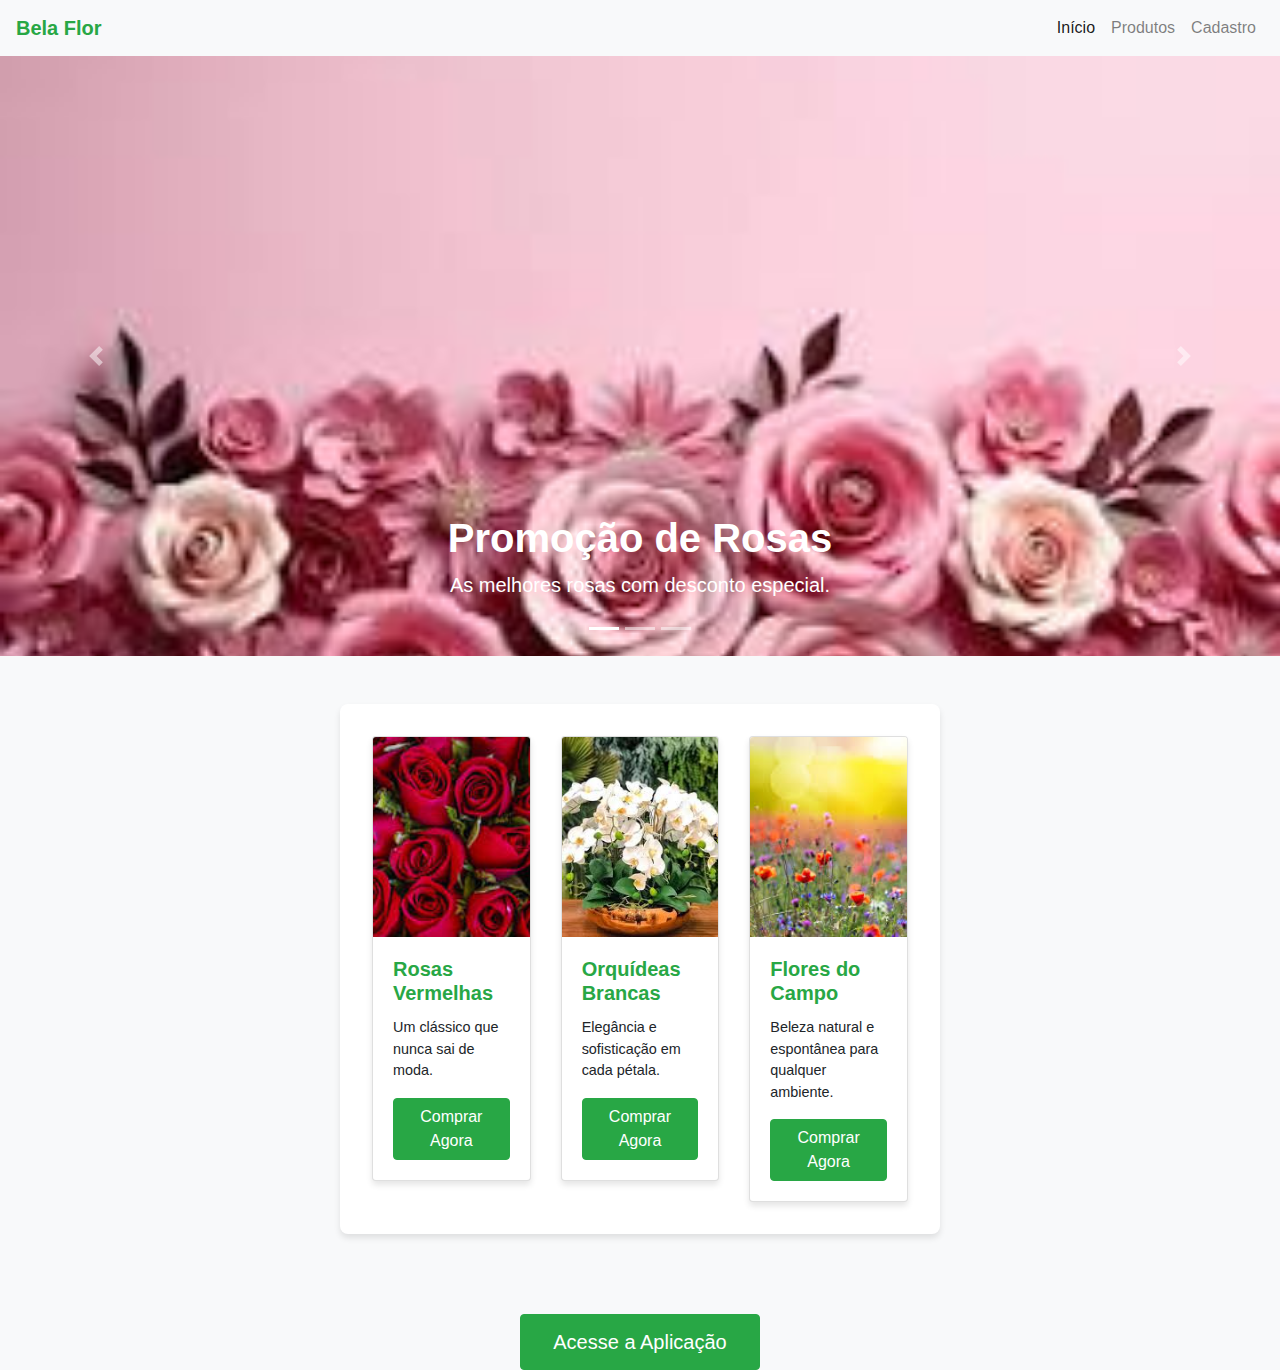
<file: 05-thayanne Aretha/index.html>
<!DOCTYPE html>
<html lang="pt-br">
<head>
    <meta charset="UTF-8">
    <meta name="viewport" content="width=device-width, initial-scale=1.0">
    <title>Floricultura Bela Flor</title>
    <link href="https://stackpath.bootstrapcdn.com/bootstrap/4.5.2/css/bootstrap.min.css" rel="stylesheet">
    <link rel="stylesheet" href="css/style.css">
    <style>
        body {
            font-family: Arial, sans-serif;
        }
        .carousel-item img {
            width: 100%;
            height: 600px;
            object-fit: cover;
        }
        .card-img-top {
            height: 200px;
            object-fit: cover;
        }
        .navbar-brand {
            font-weight: bold;
        }
    </style>
</head>
<body>

<!-- Navbar -->
<nav class="navbar navbar-expand-lg navbar-light bg-light">
    <a class="navbar-brand" href="#">Bela Flor</a>
    <button class="navbar-toggler" type="button" data-toggle="collapse" data-target="#navbarNav" aria-controls="navbarNav" aria-expanded="false" aria-label="Toggle navigation">
        <span class="navbar-toggler-icon"></span>
    </button>
    <div class="collapse navbar-collapse" id="navbarNav">
        <ul class="navbar-nav ml-auto">
            <li class="nav-item active">
                <a class="nav-link" href="#">Início</a>
            </li>
            <li class="nav-item">
                <a class="nav-link" href="#products">Produtos</a>
            </li>
            <li class="nav-item">
                <a class="nav-link" href="cadastro.html">Cadastro</a>
            </li>
        </ul>
    </div>
</nav>

<!-- Carousel -->
<div id="carouselExampleIndicators" class="carousel slide" data-ride="carousel">
    <ol class="carousel-indicators">
        <li data-target="#carouselExampleIndicators" data-slide-to="0" class="active"></li>
        <li data-target="#carouselExampleIndicators" data-slide-to="1"></li>
        <li data-target="#carouselExampleIndicators" data-slide-to="2"></li>
    </ol>
    <div class="carousel-inner">
        <div class="carousel-item active">
            <img src="img/container 3.jpeg" class="d-block w-100" alt="Promoção de Rosas">
            <div class="carousel-caption d-none d-md-block">
                <h5>Promoção de Rosas</h5>
                <p>As melhores rosas com desconto especial.</p>
            </div>
        </div>
        <div class="carousel-item">
            <img src="img/tropicais.jpeg" class="d-block w-100" alt="Flores Tropicais">
            <div class="carousel-caption d-none d-md-block">
                <h5>Flores Tropicais</h5>
                <p>Beleza exótica para o seu jardim.</p>
            </div>
        </div>
        <div class="carousel-item">
            <img src="img/conteiner 1.jpeg" class="d-block w-100" alt="Buquês Especiais">
            <div class="carousel-caption d-none d-md-block">
                <h5>Buquês Especiais</h5>
                <p>Buquês para todas as ocasiões.</p>
            </div>
        </div>
    </div>
    <a class="carousel-control-prev" href="img/painel 1.jpeg" role="button" data-slide="prev">
        <span class="carousel-control-prev-icon" aria-hidden="true"></span>
        <span class="sr-only">Anterior</span>
    </a>
    <a class="carousel-control-next" href="#carouselExampleIndicators" role="button" data-slide="next">
        <span class="carousel-control-next-icon" aria-hidden="true"></span>
        <span class="sr-only">Próximo</span>
    </a>
</div>

<!-- Produtos -->
<section id="products" class="container mt-5">
    <div class="row">
        <div class="col-md-4">
            <div class="card">
                <img src="img/vermelha.jpeg" class="card-img-top" alt="Rosas Vermelhas">
                <div class="card-body">
                    <h5 class="card-title">Rosas Vermelhas</h5>
                    <p class="card-text">Um clássico que nunca sai de moda.</p>
                    <a href="#" class="btn btn-primary">Comprar Agora</a>
                </div>
            </div>
        </div>
        <div class="col-md-4">
            <div class="card">
                <img src="img/branca.jpeg" class="card-img-top" alt="Orquídeas Brancas">
                <div class="card-body">
                    <h5 class="card-title">Orquídeas Brancas</h5>
                    <p class="card-text">Elegância e sofisticação em cada pétala.</p>
                    <a href="#" class="btn btn-primary">Comprar Agora</a>
                </div>
            </div>
        </div>
        <div class="col-md-4">
            <div class="card">
                <img src="img/campo.jpeg" class="card-img-top" alt="Flores do Campo">
                <div class="card-body">
                    <h5 class="card-title">Flores do Campo</h5>
                    <p class="card-text">Beleza natural e espontânea para qualquer ambiente.</p>
                    <a href="#" class="btn btn-primary">Comprar Agora</a>
                </div>
            </div>
        </div>
    </div>
</section>

<!-- Link para Aplicação -->
<div class="text-center mt-5">
    <a href="sua-aplicacao.html" class="btn btn-success">Acesse a Aplicação</a>
</div>

<script src="https://code.jquery.com/jquery-3.5.1.slim.min.js"></script>
<script src="https://cdn.jsdelivr.net/npm/@popperjs/core@2.9.2/dist/umd/popper.min.js"></script>
<script src="https://stackpath.bootstrapcdn.com/bootstrap/4.5.2/js/bootstrap.min.js"></script>
</body>
</html>
</file>
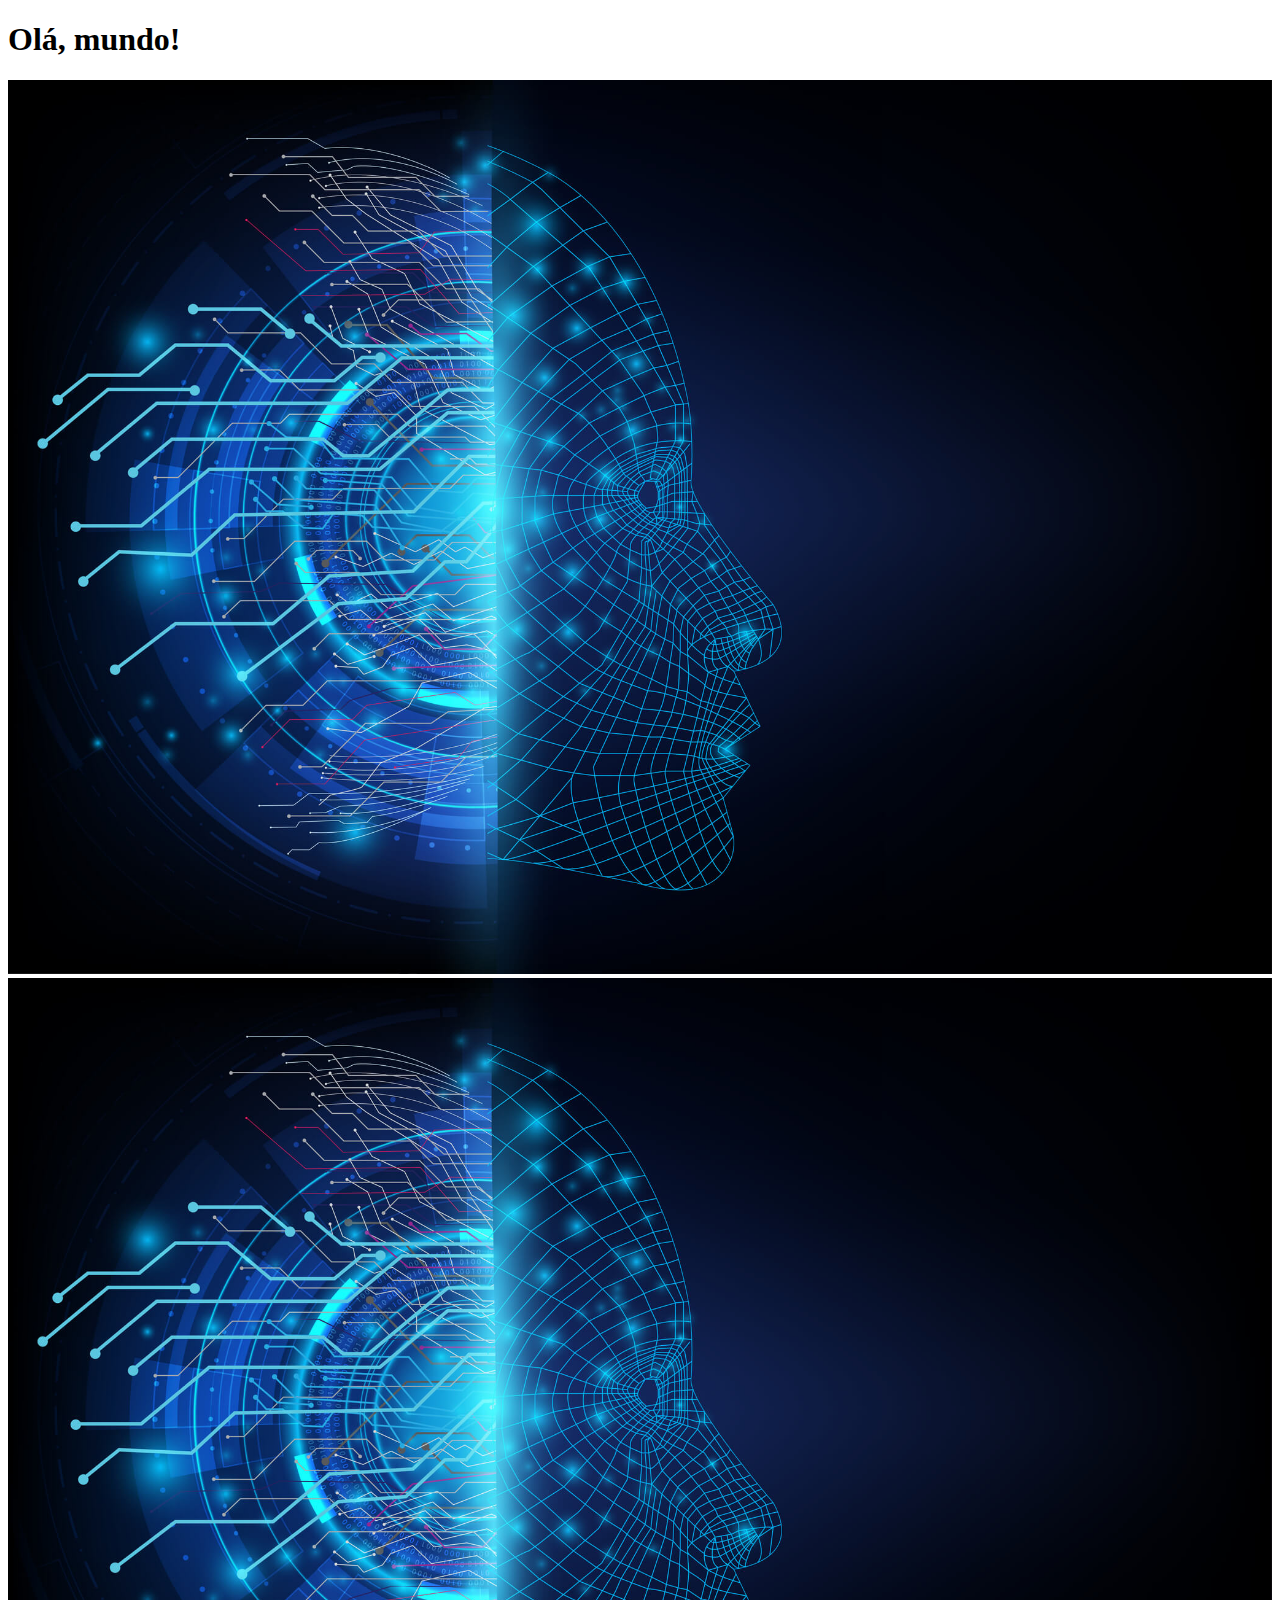
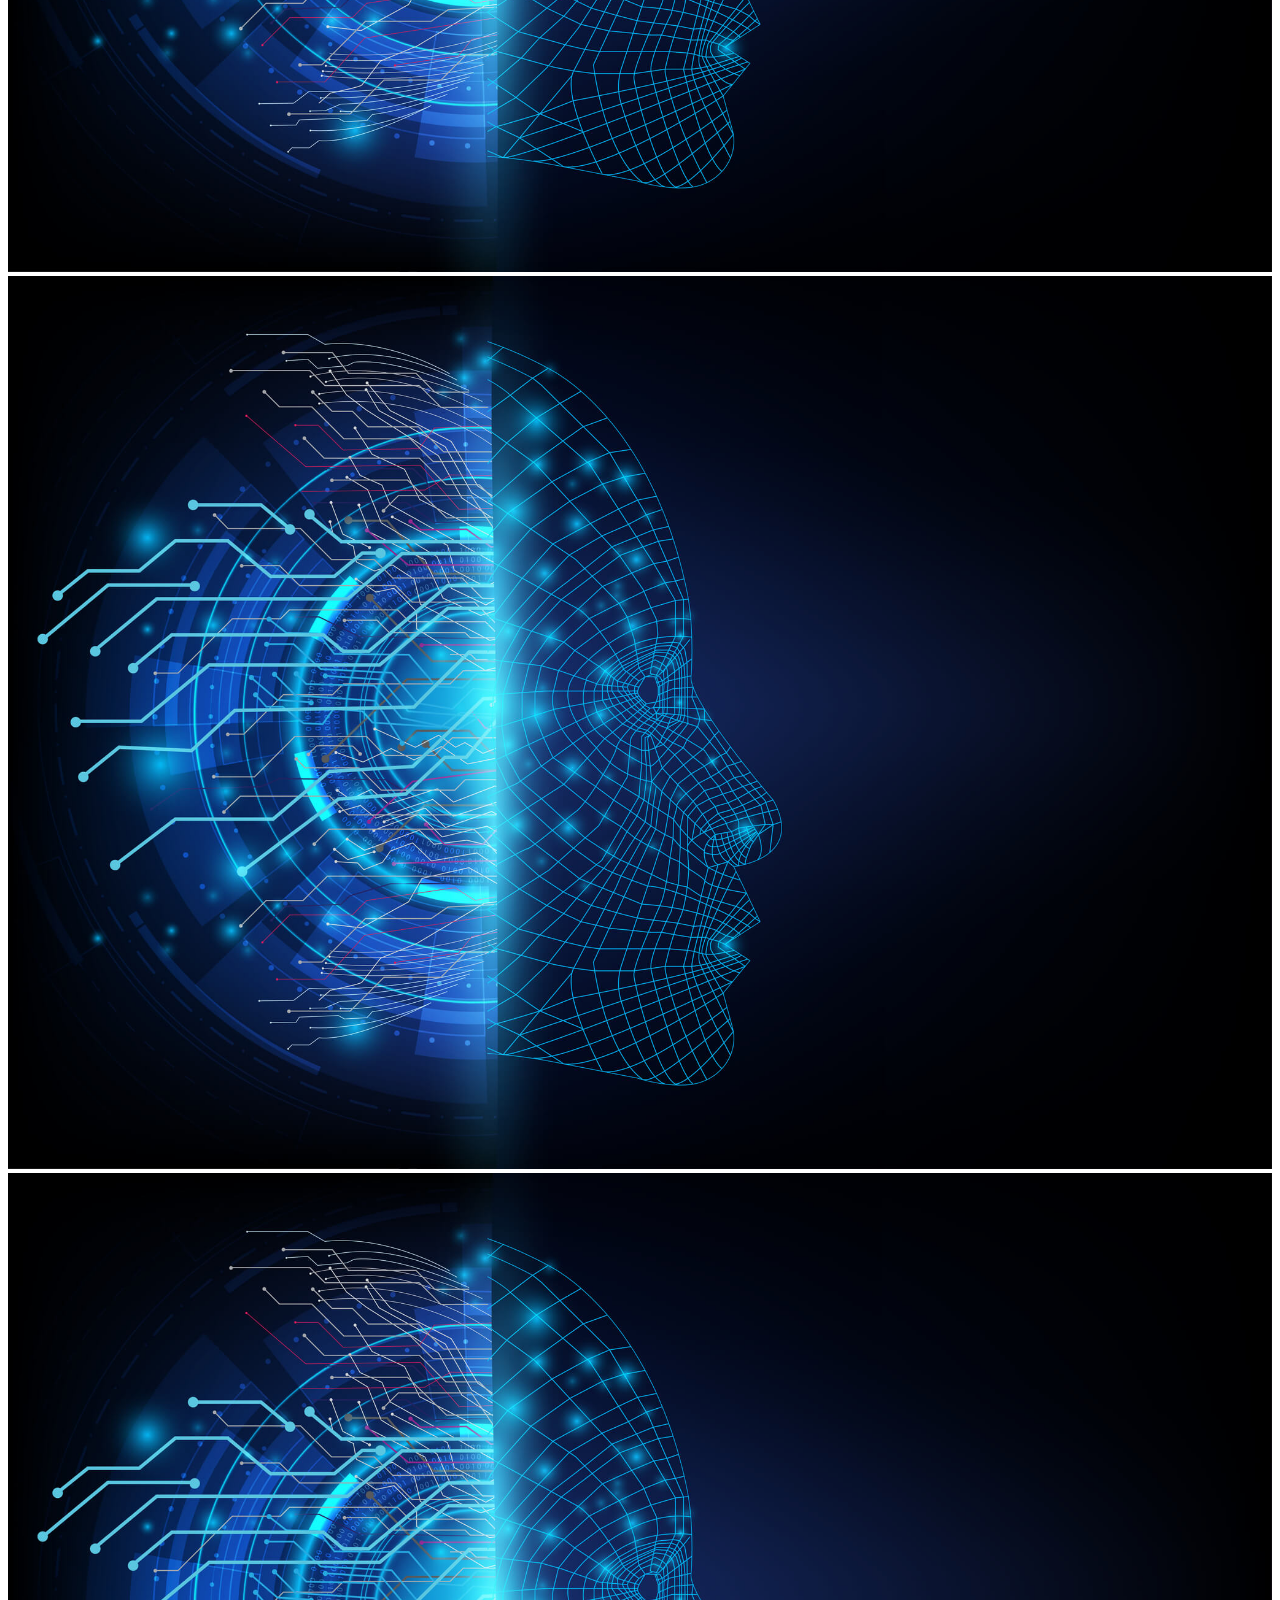
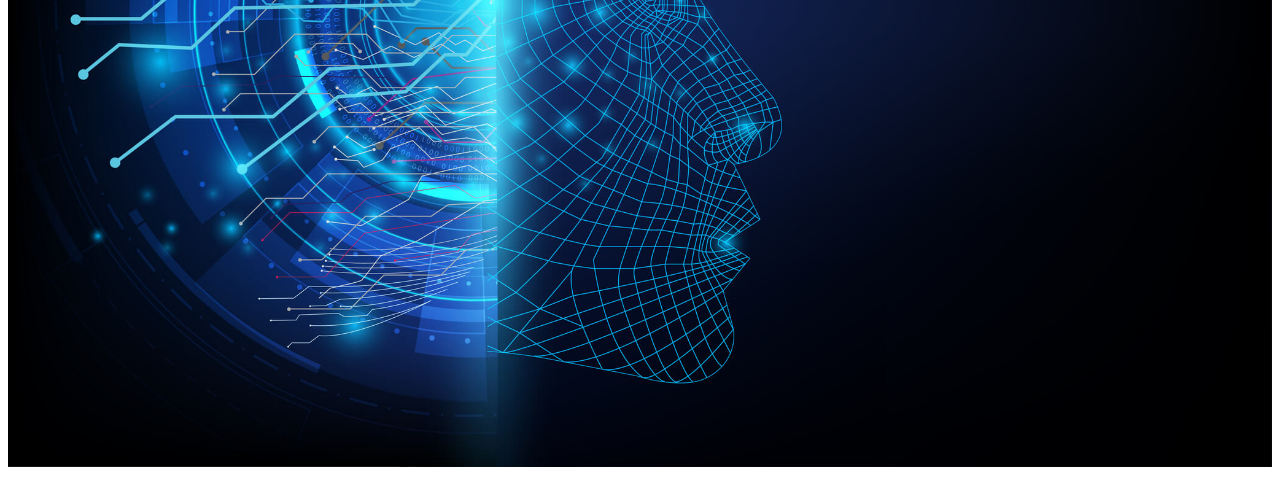
<file: 2024.06.03/index.html>
<!DOCTYPE html>
<html lang="pt-br">
  <head>
    <!-- Meta tags Obrigatórias -->
    <meta charset="utf-8">
    <meta name="viewport" content="width=device-width, initial-scale=1, shrink-to-fit=no">

    <!-- Bootstrap CSS -->
    <link rel="stylesheet" href="https://stackpath.bootstrapcdn.com/bootstrap/4.1.3/css/bootstrap.min.css" integrity="sha384-MCw98/SFnGE8fJT3GXwEOngsV7Zt27NXFoaoApmYm81iuXoPkFOJwJ8ERdknLPMO" crossorigin="anonymous">
    <link rel="stylesheet" href="css/style.css">

    <title>Olá, mundo!</title>
  </head>
  <body>
    <h1 class="container">Olá, mundo!</h1>
    <div class="container">
        <div class="row">
            <div class="col-sm-12 col-md-6 col-lg-4 col-xl-3 mt-2">
                <img src="img/foto.jpg" alt="">
            </div>
            <div class="col-sm-12 col-md-6 col-lg-4 col-xl-3 mt-2"> 
                <img src="img/foto.jpg" alt="">
            </div>
            <div class="col-sm-12 col-md-6 col-lg-4 col-xl-3 mt-2">
                <img src="img/foto.jpg" alt="">
            </div>
            <div class="col-sm-12 col-md-6 col-lg-4 col-xl-3 mt-2">
                <img src="img/foto.jpg" alt="">
            </div>
        </div>
    </div>

    <!-- JavaScript (Opcional) -->
    <!-- jQuery primeiro, depois Popper.js, depois Bootstrap JS -->
    <script src="https://code.jquery.com/jquery-3.3.1.slim.min.js" integrity="sha384-q8i/X+965DzO0rT7abK41JStQIAqVgRVzpbzo5smXKp4YfRvH+8abtTE1Pi6jizo" crossorigin="anonymous"></script>
    <script src="https://cdnjs.cloudflare.com/ajax/libs/popper.js/1.14.3/umd/popper.min.js" integrity="sha384-ZMP7rVo3mIykV+2+9J3UJ46jBk0WLaUAdn689aCwoqbBJiSnjAK/l8WvCWPIPm49" crossorigin="anonymous"></script>
    <script src="https://stackpath.bootstrapcdn.com/bootstrap/4.1.3/js/bootstrap.min.js" integrity="sha384-ChfqqxuZUCnJSK3+MXmPNIyE6ZbWh2IMqE241rYiqJxyMiZ6OW/JmZQ5stwEULTy" crossorigin="anonymous"></script>
    <script src="js/script.js"></script>
  </body>
</html>
</file>
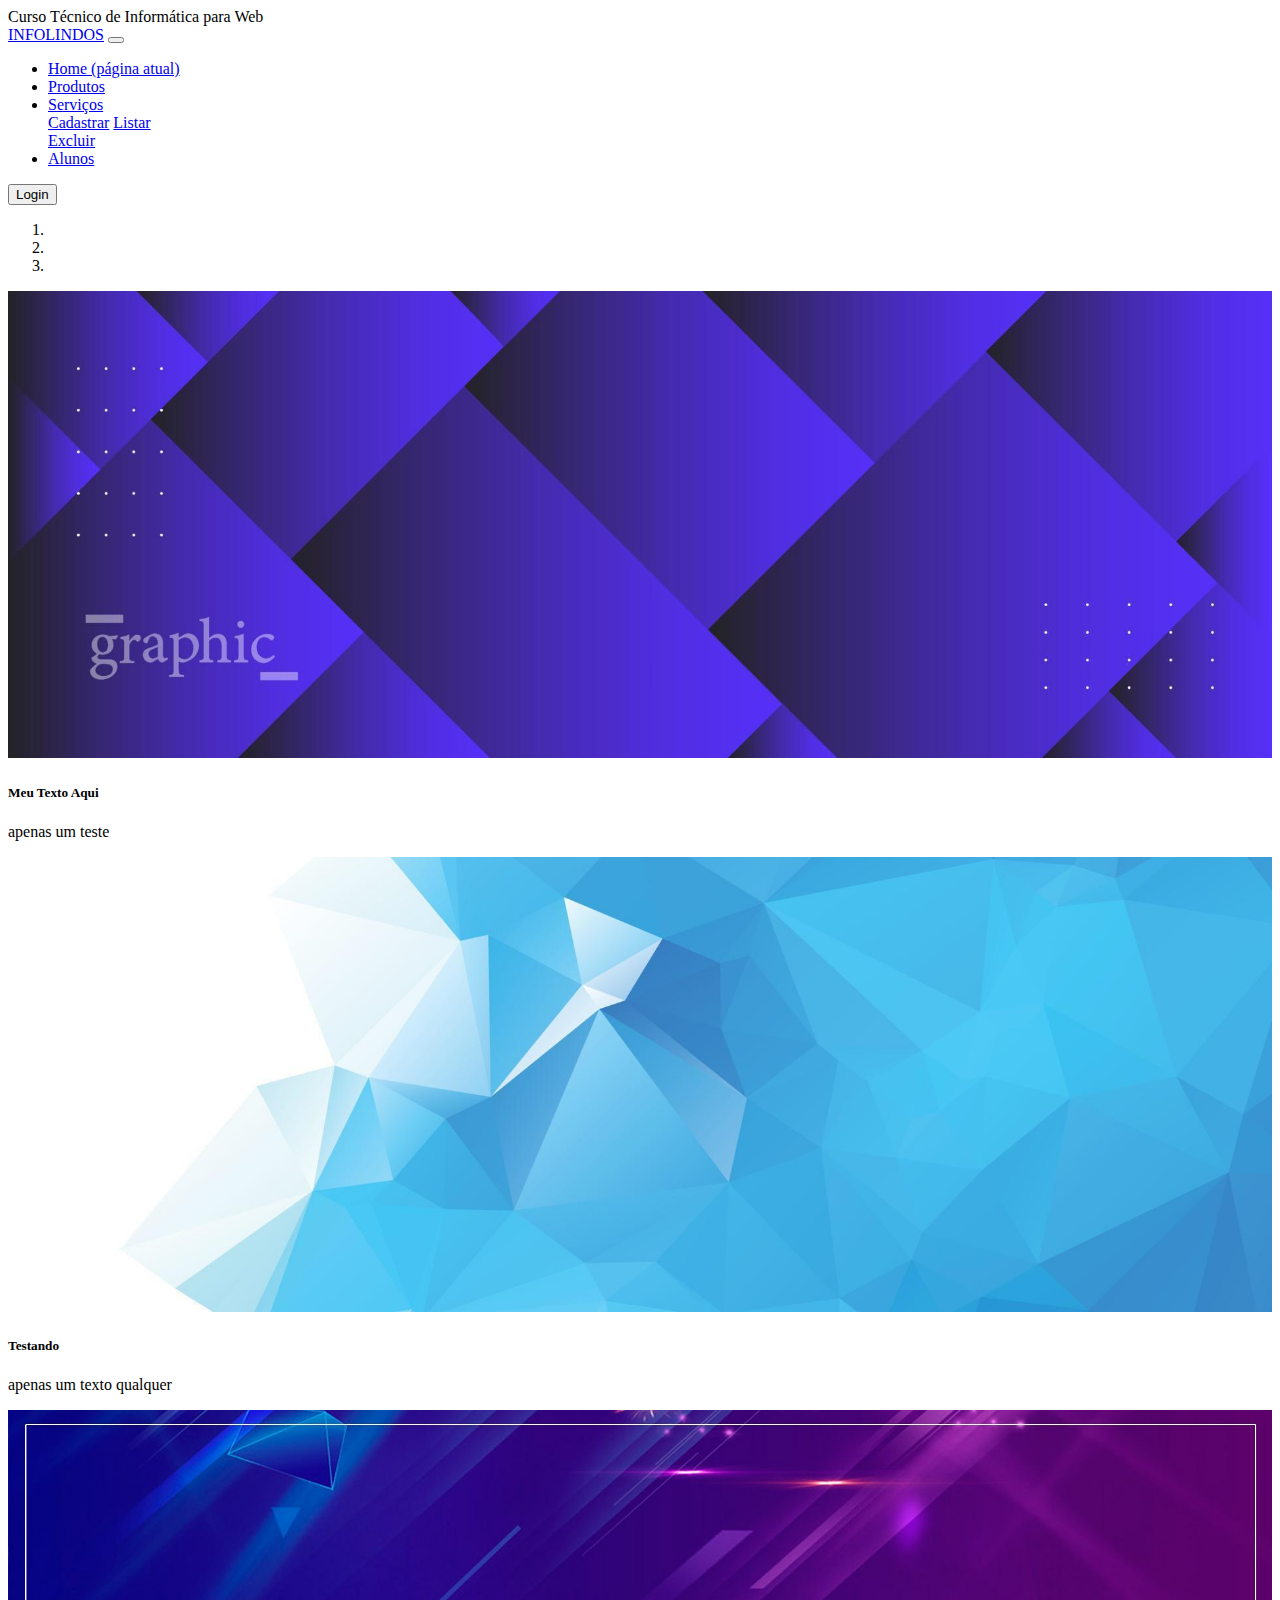
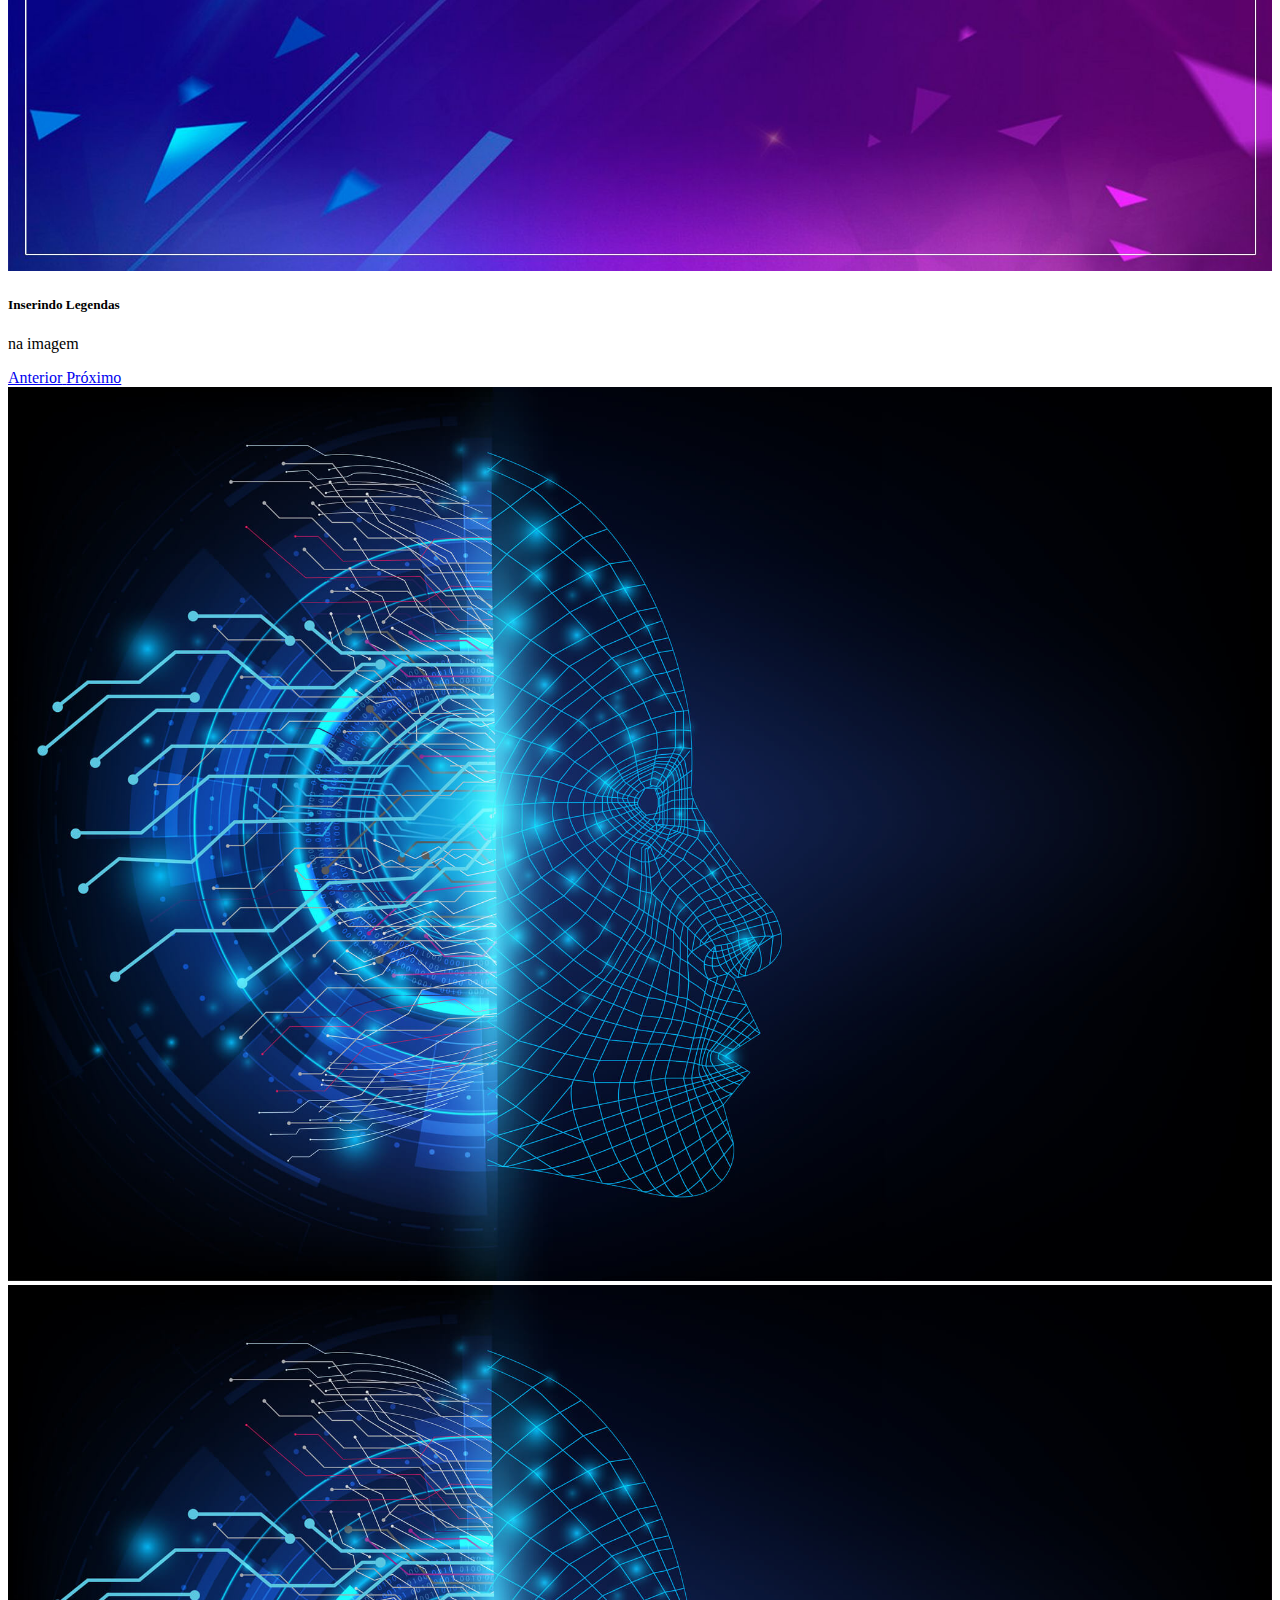
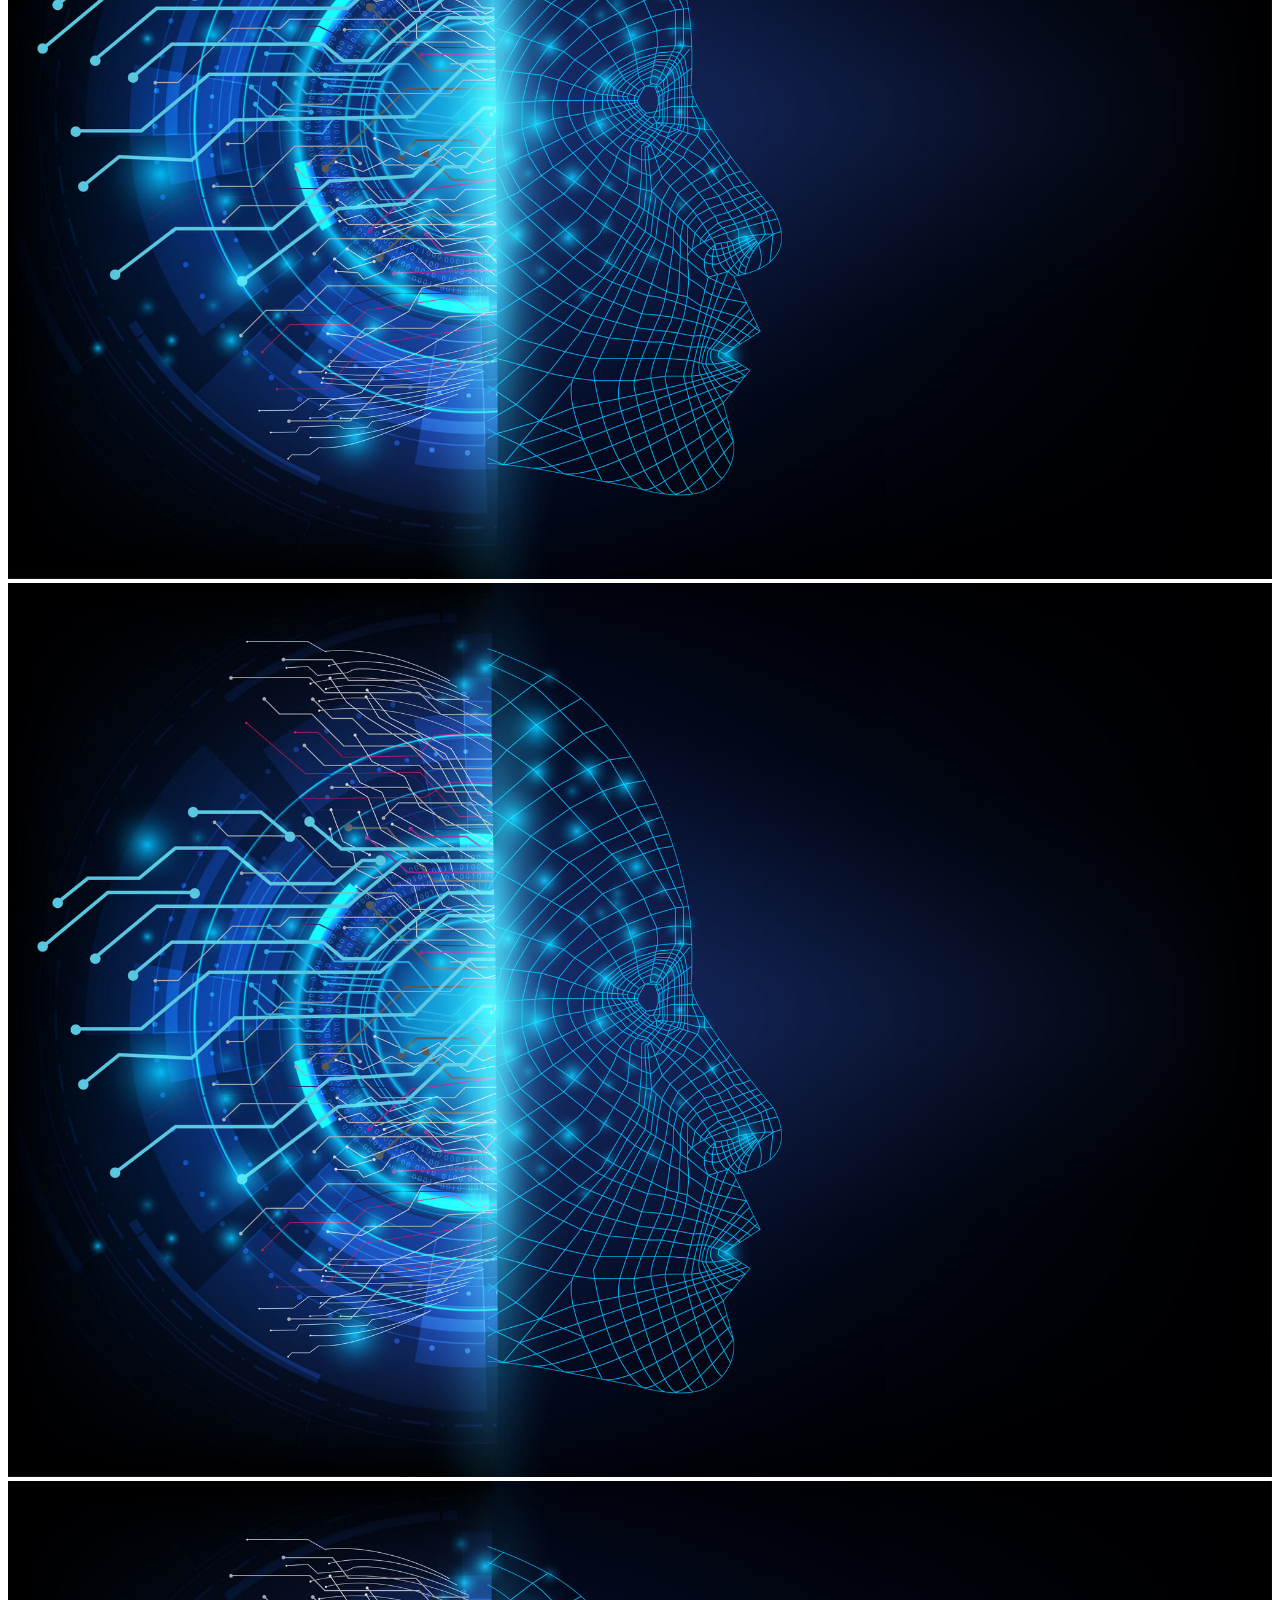
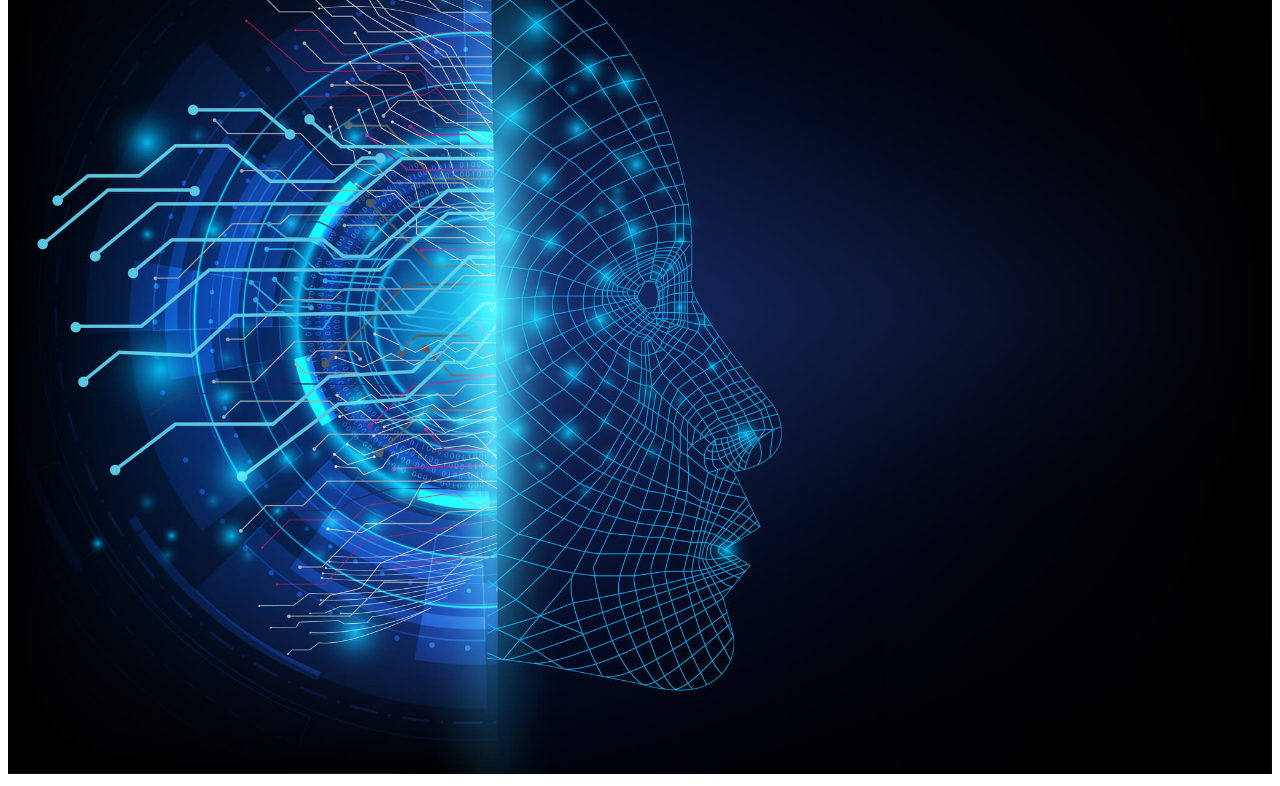
<file: 2024.06.10/index.html>
<!DOCTYPE html>
<html lang="pt-br">
  <head>
    <!-- Meta tags Obrigatórias -->
    <meta charset="utf-8">
    <meta name="viewport" content="width=device-width, initial-scale=1, shrink-to-fit=no">

    <!-- Bootstrap CSS -->
    <link rel="stylesheet" href="https://stackpath.bootstrapcdn.com/bootstrap/4.1.3/css/bootstrap.min.css" integrity="sha384-MCw98/SFnGE8fJT3GXwEOngsV7Zt27NXFoaoApmYm81iuXoPkFOJwJ8ERdknLPMO" crossorigin="anonymous">
    <link rel="stylesheet" href="css/style.css">

    <title>Olá, mundo!</title>
  </head>
  <body>
    <!-- ************************************** Topo -->
    <div class="container-fluid bg-secondary text-light p-2 text-center"> 
      Curso Técnico de Informática para Web 
    </div>

    <!-- **************************************** Menu -->
    <nav class="navbar navbar-expand-lg navbar-dark bg-dark">
      <a class="navbar-brand" href="#">INFOLINDOS</a>
      <button class="navbar-toggler" type="button" data-toggle="collapse" data-target="#conteudoNavbarSuportado" aria-controls="conteudoNavbarSuportado" aria-expanded="false" aria-label="Alterna navegação">
        <span class="navbar-toggler-icon"></span>
      </button>
    
      <div class="collapse navbar-collapse" id="conteudoNavbarSuportado">
        <ul class="navbar-nav mr-auto">
          <li class="nav-item active">
            <a class="nav-link" href="#">Home <span class="sr-only">(página atual)</span></a>
          </li>
          <li class="nav-item">
            <a class="nav-link" href="#">Produtos</a>
          </li>
          <li class="nav-item dropdown">
            <a class="nav-link dropdown-toggle" href="#" id="navbarDropdown" role="button" data-toggle="dropdown" aria-haspopup="true" aria-expanded="false">
              Serviços
            </a>
            <div class="dropdown-menu" aria-labelledby="navbarDropdown">
              <a class="dropdown-item" href="#">Cadastrar</a>
              <a class="dropdown-item" href="#">Listar</a>
              <div class="dropdown-divider"></div>
              <a class="dropdown-item" href="#">Excluir</a>
            </div>
          </li>
          <li class="nav-item">
            <a class="nav-link disabled" href="#">Alunos</a>
          </li>
        </ul>
        <form class="form-inline my-2 my-lg-0">
          <button class="btn btn-outline-success my-2 my-sm-0" type="submit">Login</button>
        </form>
      </div>
    </nav>

    <!-- ************************************ caroussel -->
    <div id="carouselExampleIndicators" class="carousel slide" data-ride="carousel">
      <ol class="carousel-indicators">
        <li data-target="#carouselExampleIndicators" data-slide-to="0" class="active"></li>
        <li data-target="#carouselExampleIndicators" data-slide-to="1"></li>
        <li data-target="#carouselExampleIndicators" data-slide-to="2"></li>
      </ol>
      <div class="carousel-inner">
        <div class="carousel-item active">
          <img class="d-block w-100" src="img/banner1.jpg" alt="Primeiro Slide">
          <div class="carousel-caption d-none d-md-block">
            <h5>Meu Texto Aqui</h5>
            <p>apenas um teste</p>
          </div>
        </div>
        <div class="carousel-item">
          <img class="d-block w-100" src="img/banner2.jpg" alt="Segundo Slide">
          <div class="carousel-caption d-none d-md-block">
            <h5>Testando</h5>
            <p>apenas um texto qualquer</p>
          </div>
        </div>
        <div class="carousel-item">
          <img class="d-block w-100" src="img/banner3.jpg" alt="Terceiro Slide">
          <div class="carousel-caption d-none d-md-block">
            <h5>Inserindo Legendas</h5>
            <p>na imagem</p>
          </div>
        </div>
      </div>
      <a class="carousel-control-prev" href="#carouselExampleIndicators" role="button" data-slide="prev">
        <span class="carousel-control-prev-icon" aria-hidden="true"></span>
        <span class="sr-only">Anterior</span>
      </a>
      <a class="carousel-control-next" href="#carouselExampleIndicators" role="button" data-slide="next">
        <span class="carousel-control-next-icon" aria-hidden="true"></span>
        <span class="sr-only">Próximo</span>
      </a>
    </div>

    <!-- ********************************* Conteudo da Página-->
    <div class="container">
        <div class="row">
            <div class="col-sm-12 col-md-6 col-lg-4 col-xl-3 mt-2">
                <img src="img/foto.jpg" alt="">
            </div>
            <div class="col-sm-12 col-md-6 col-lg-4 col-xl-3 mt-2"> 
                <img src="img/foto.jpg" alt="">
            </div>
            <div class="col-sm-12 col-md-6 col-lg-4 col-xl-3 mt-2">
                <img src="img/foto.jpg" alt="">
            </div>
            <div class="col-sm-12 col-md-6 col-lg-4 col-xl-3 mt-2">
                <img src="img/foto.jpg" alt="">
            </div>
        </div>
    </div>

    <!-- JavaScript (Opcional) -->
    <!-- jQuery primeiro, depois Popper.js, depois Bootstrap JS -->
    <script src="https://code.jquery.com/jquery-3.3.1.slim.min.js" integrity="sha384-q8i/X+965DzO0rT7abK41JStQIAqVgRVzpbzo5smXKp4YfRvH+8abtTE1Pi6jizo" crossorigin="anonymous"></script>
    <script src="https://cdnjs.cloudflare.com/ajax/libs/popper.js/1.14.3/umd/popper.min.js" integrity="sha384-ZMP7rVo3mIykV+2+9J3UJ46jBk0WLaUAdn689aCwoqbBJiSnjAK/l8WvCWPIPm49" crossorigin="anonymous"></script>
    <script src="https://stackpath.bootstrapcdn.com/bootstrap/4.1.3/js/bootstrap.min.js" integrity="sha384-ChfqqxuZUCnJSK3+MXmPNIyE6ZbWh2IMqE241rYiqJxyMiZ6OW/JmZQ5stwEULTy" crossorigin="anonymous"></script>
    <script src="js/script.js"></script>
  </body>
</html>
</file>
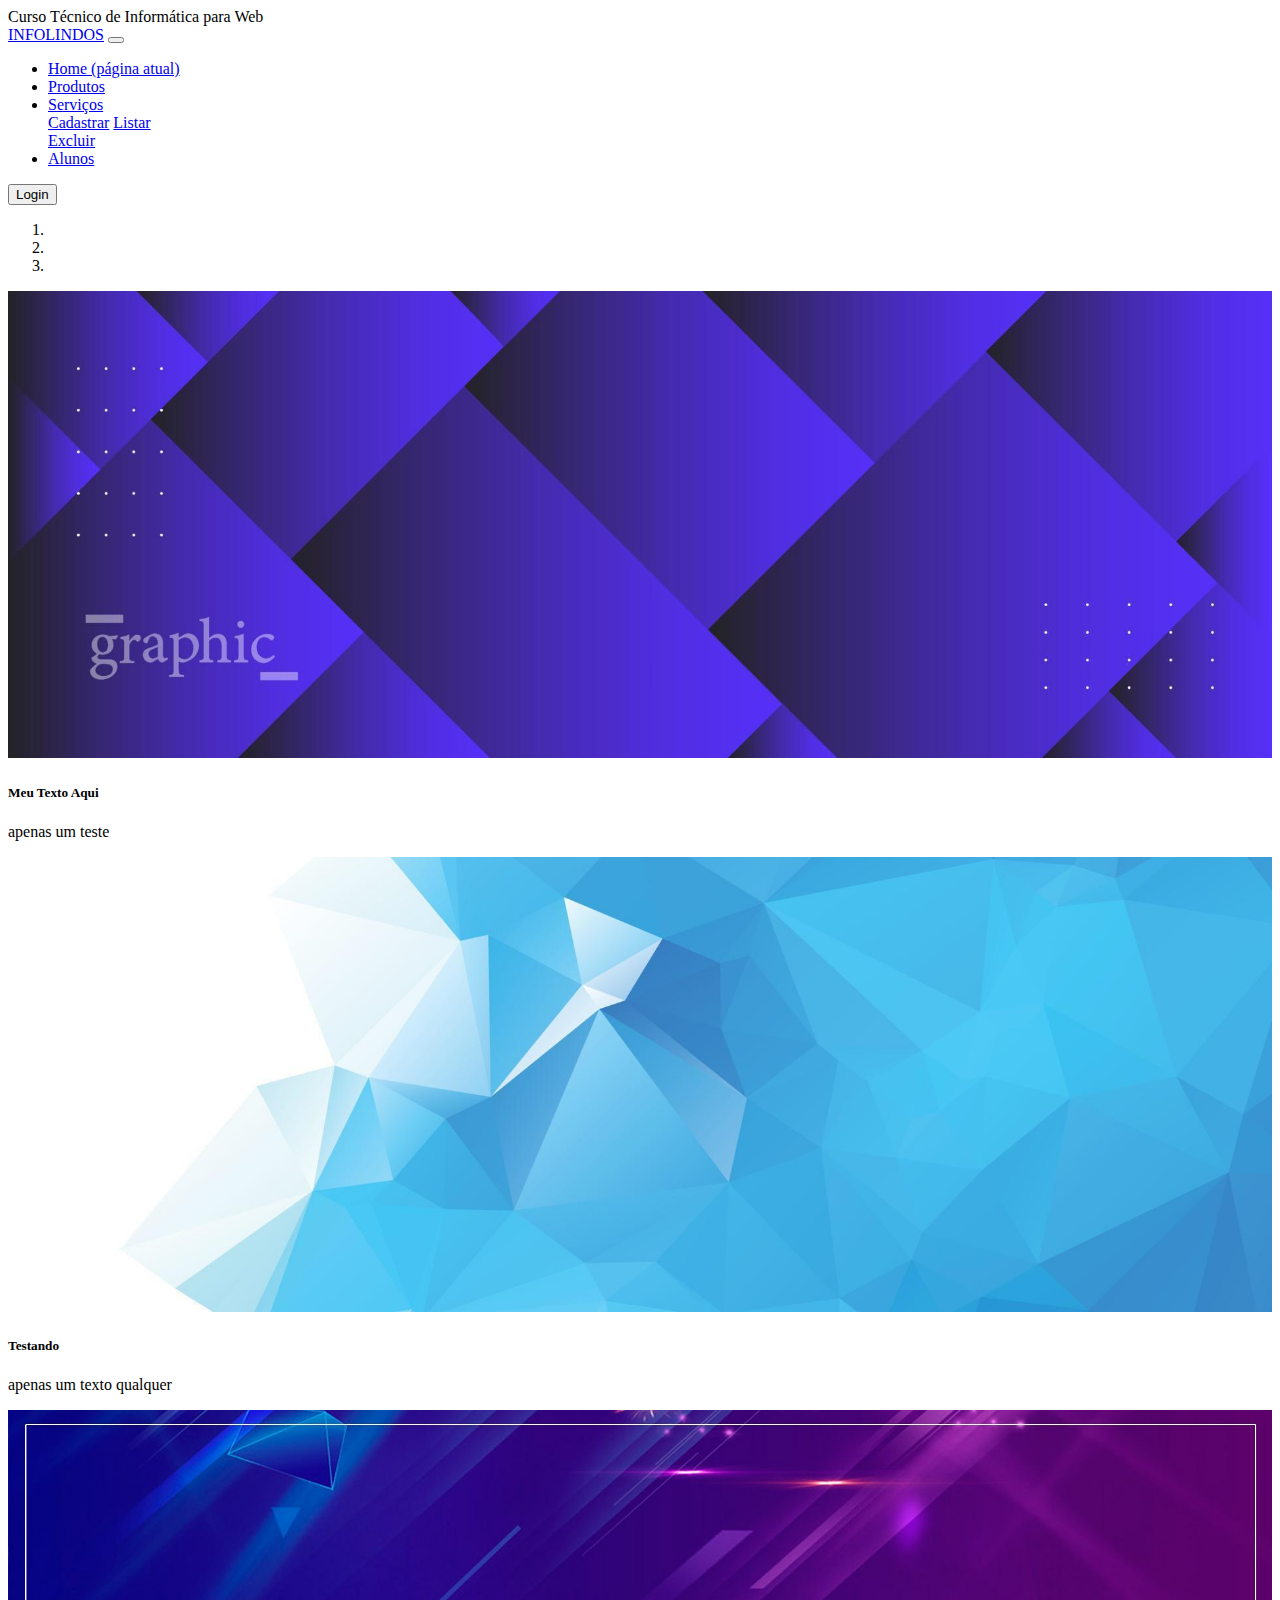
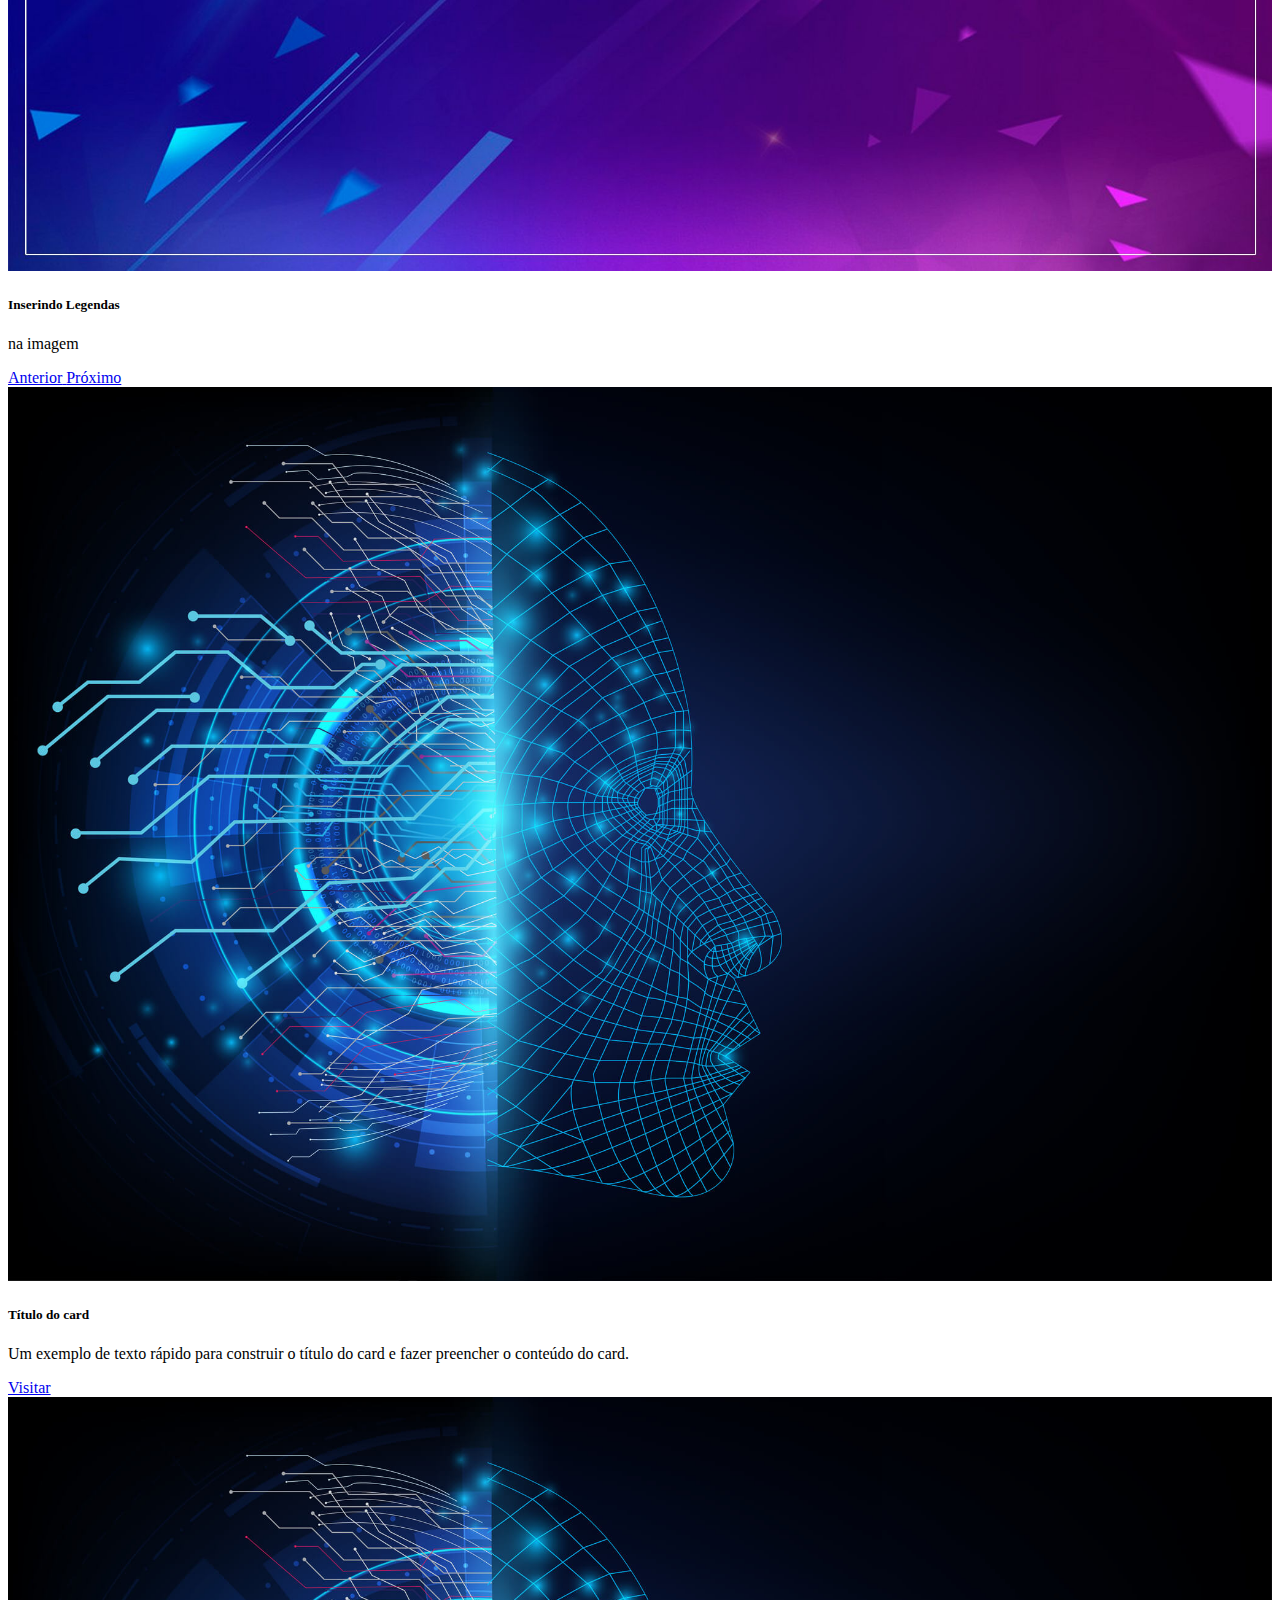
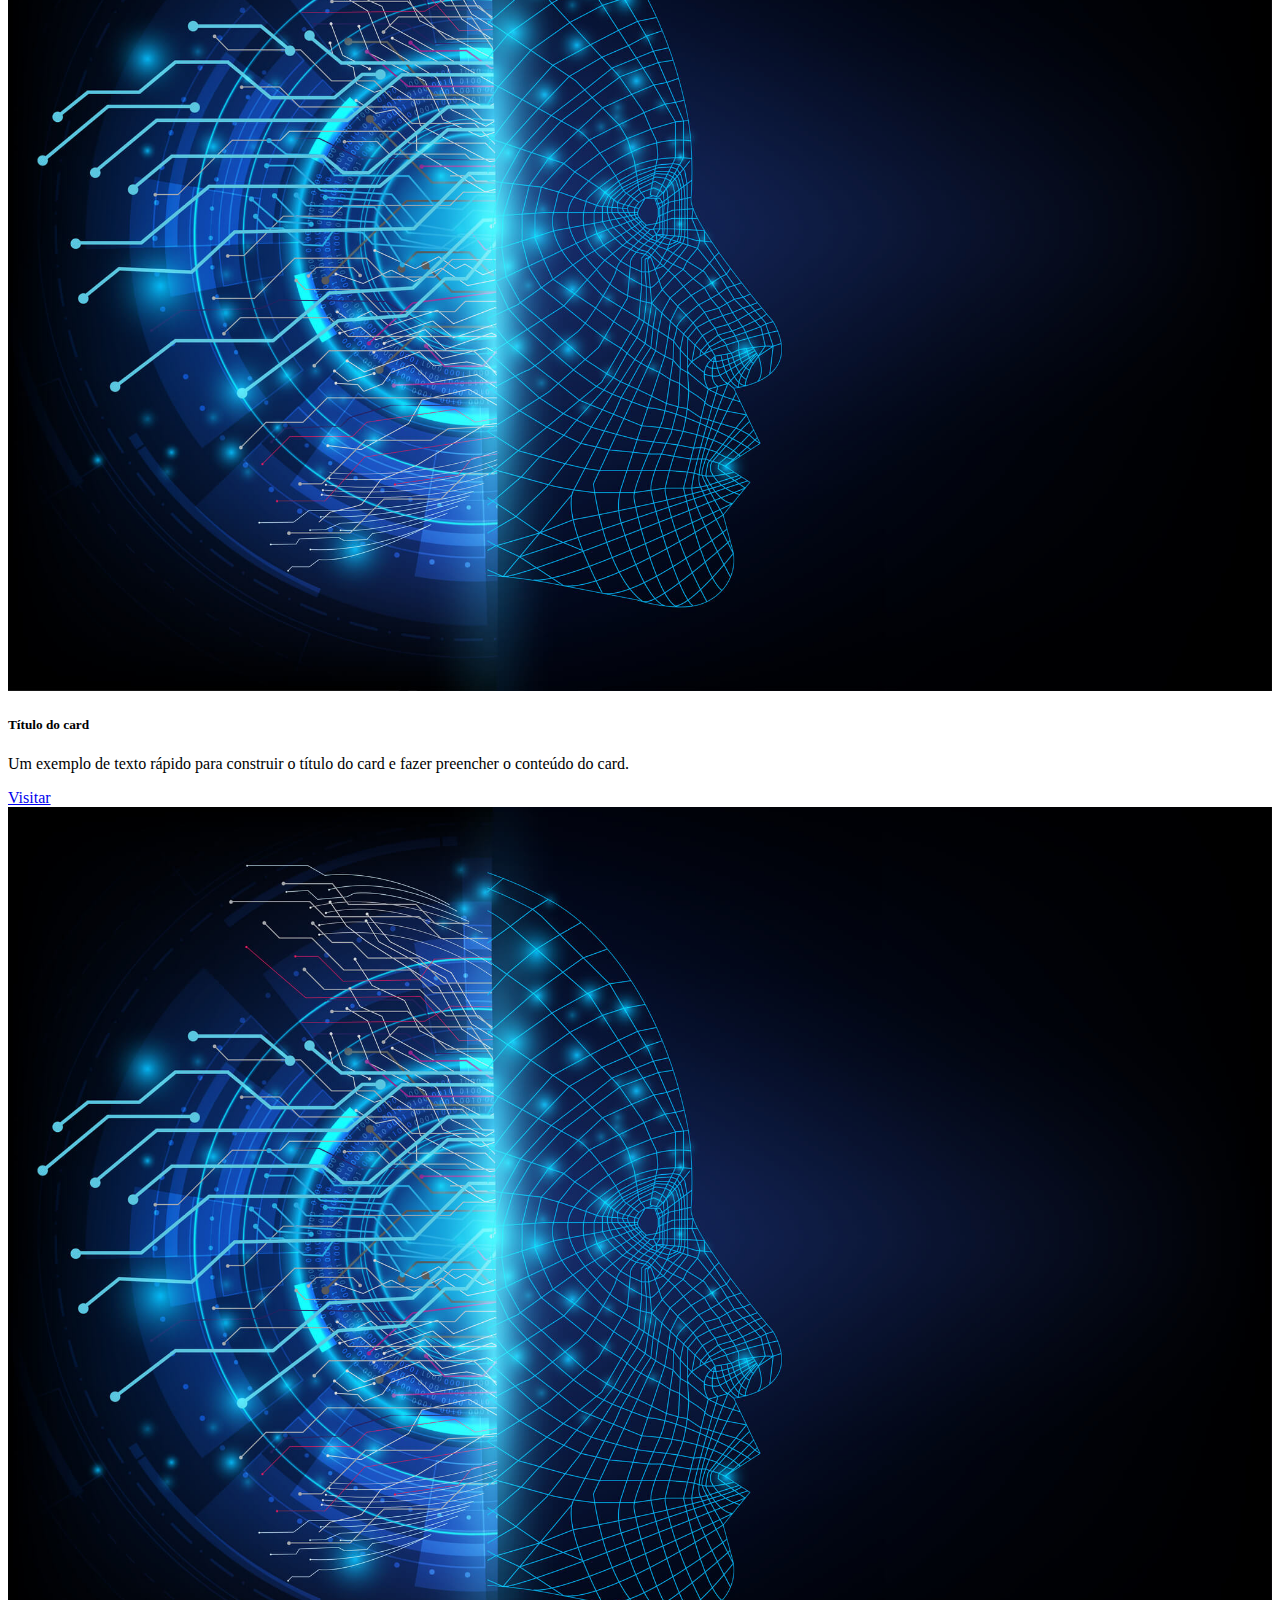
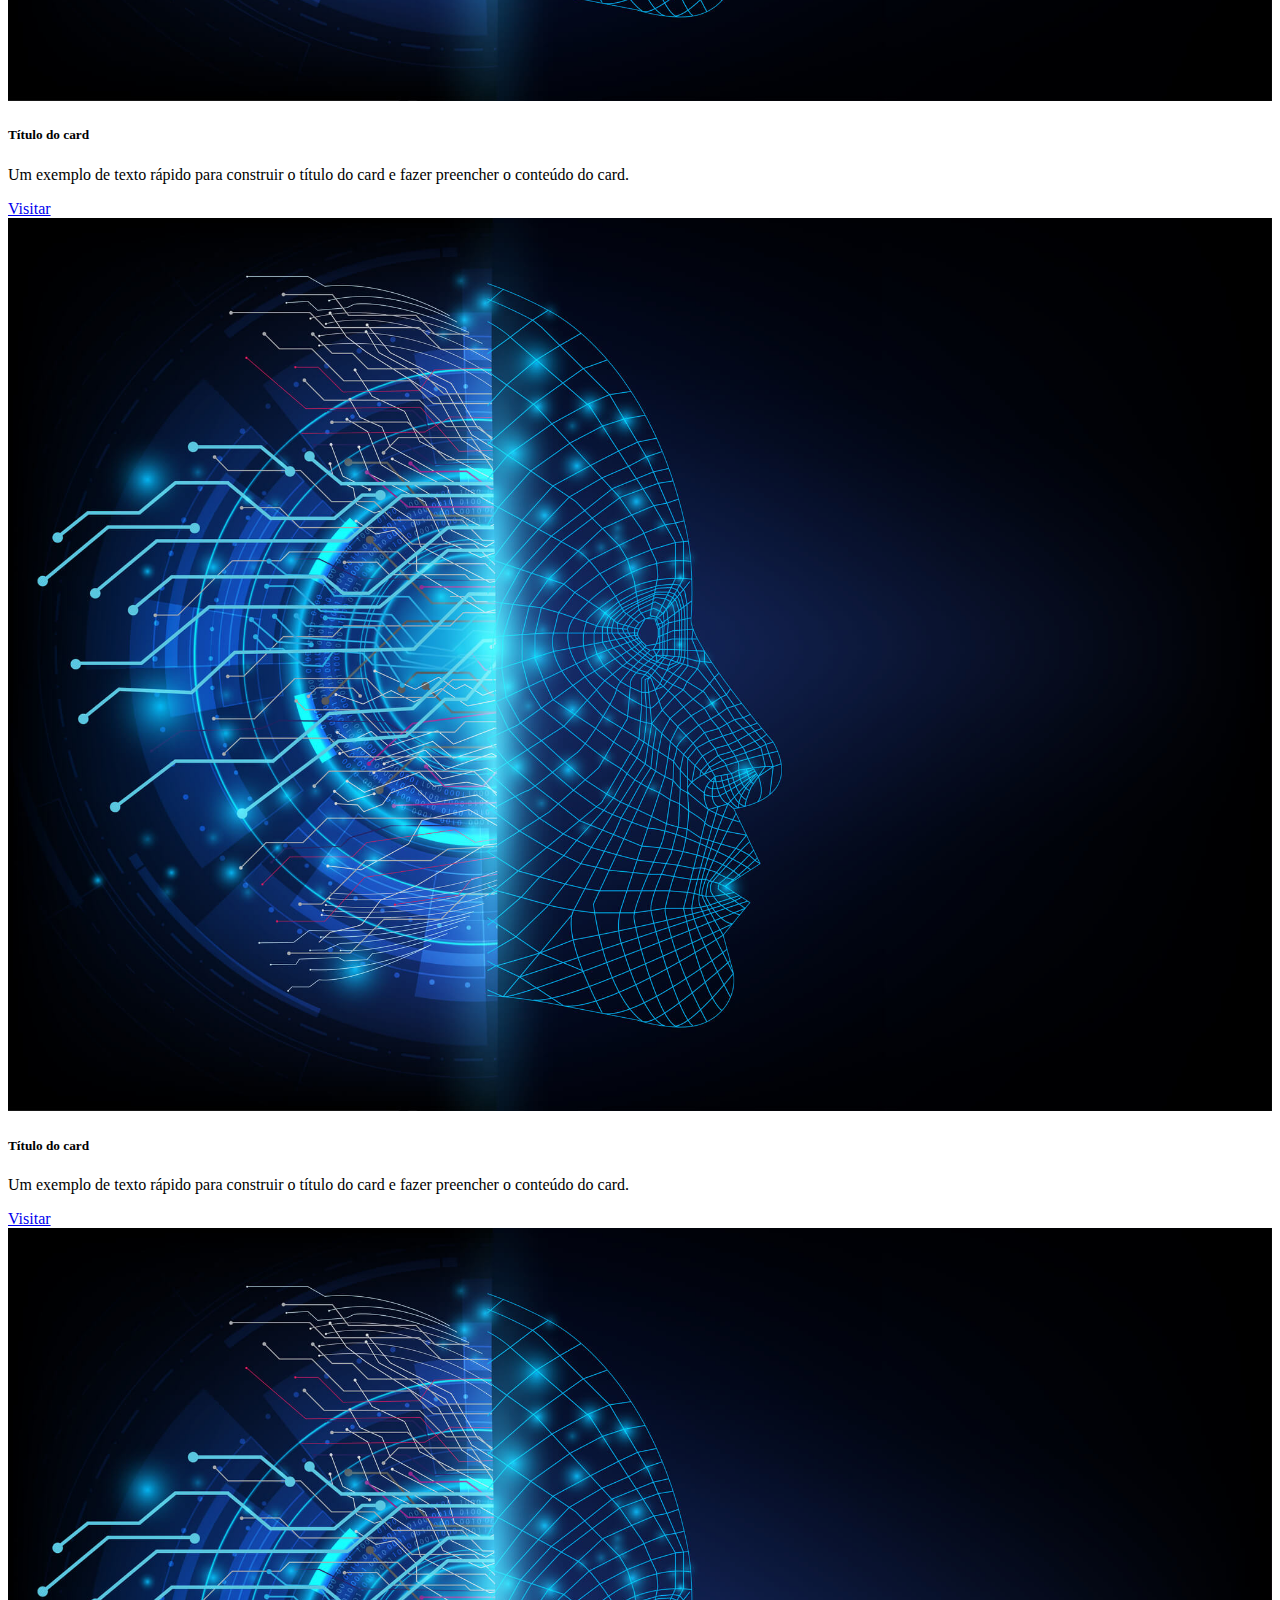
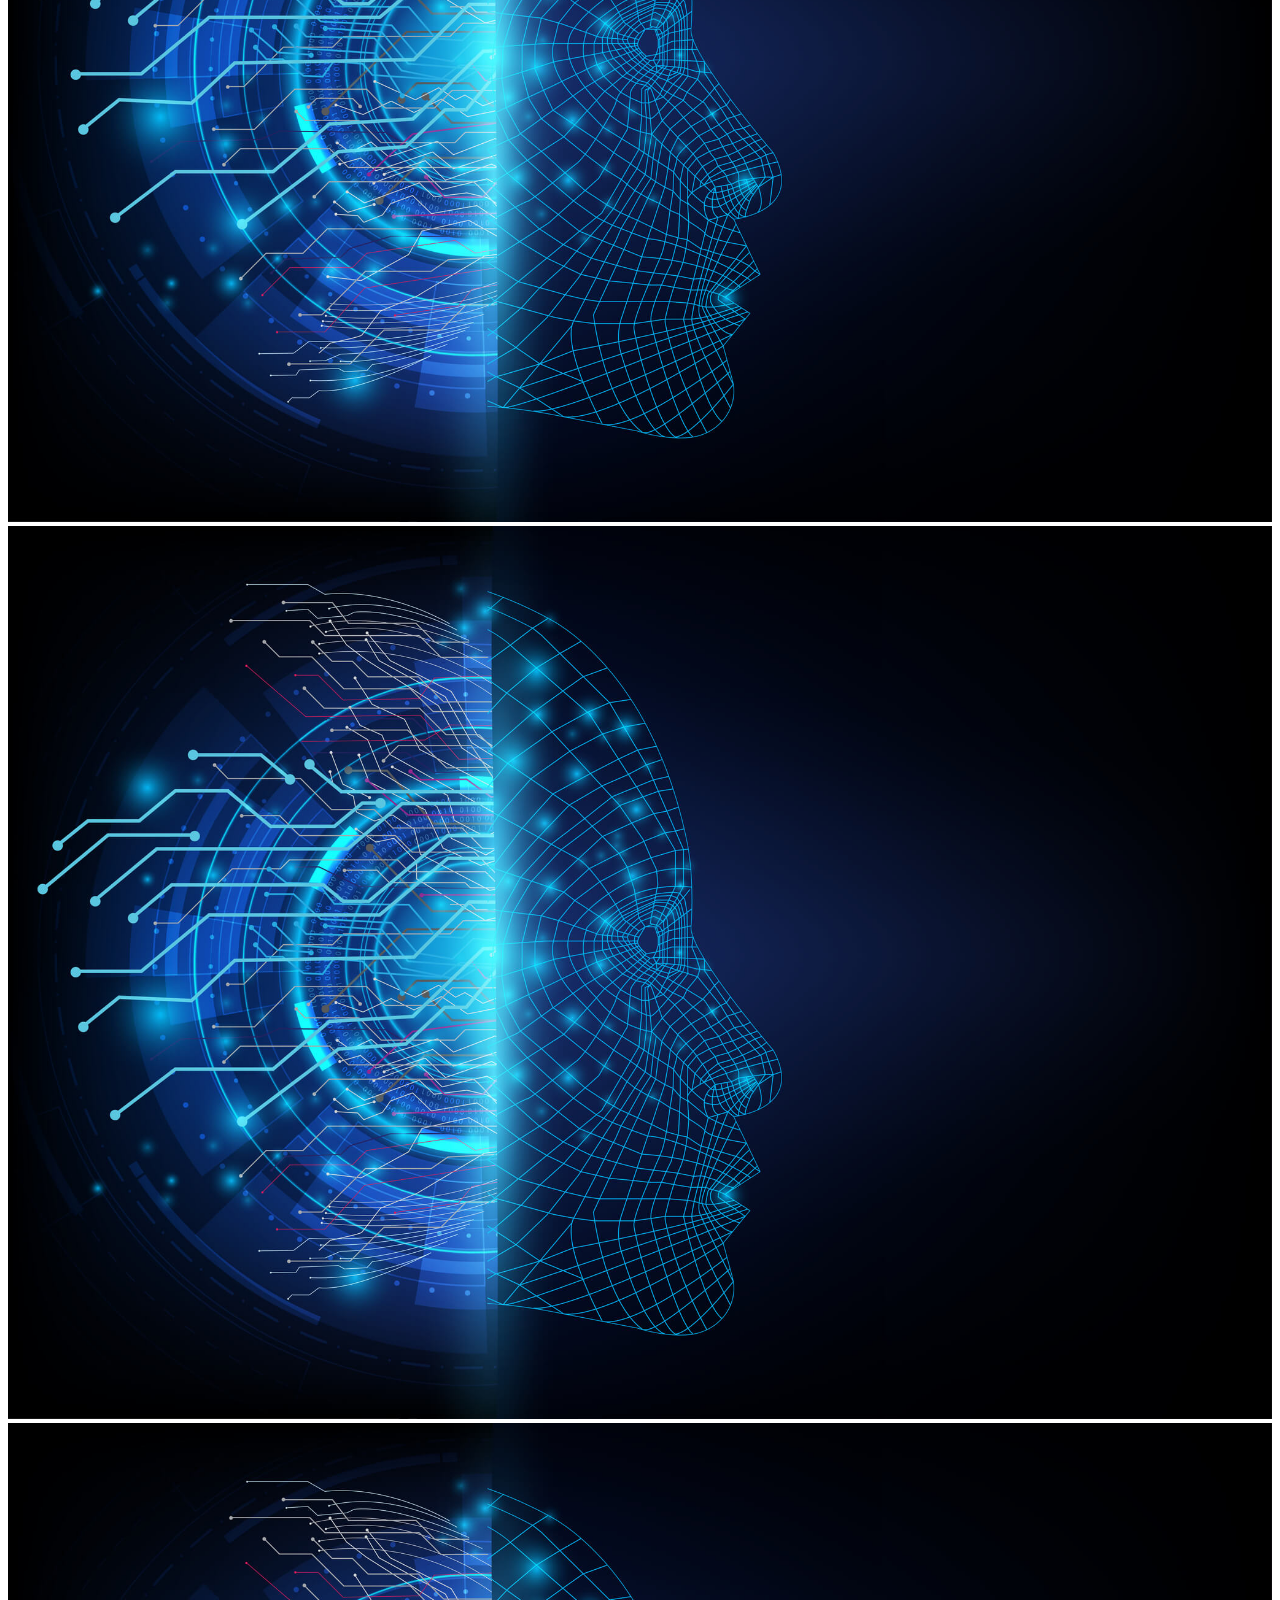
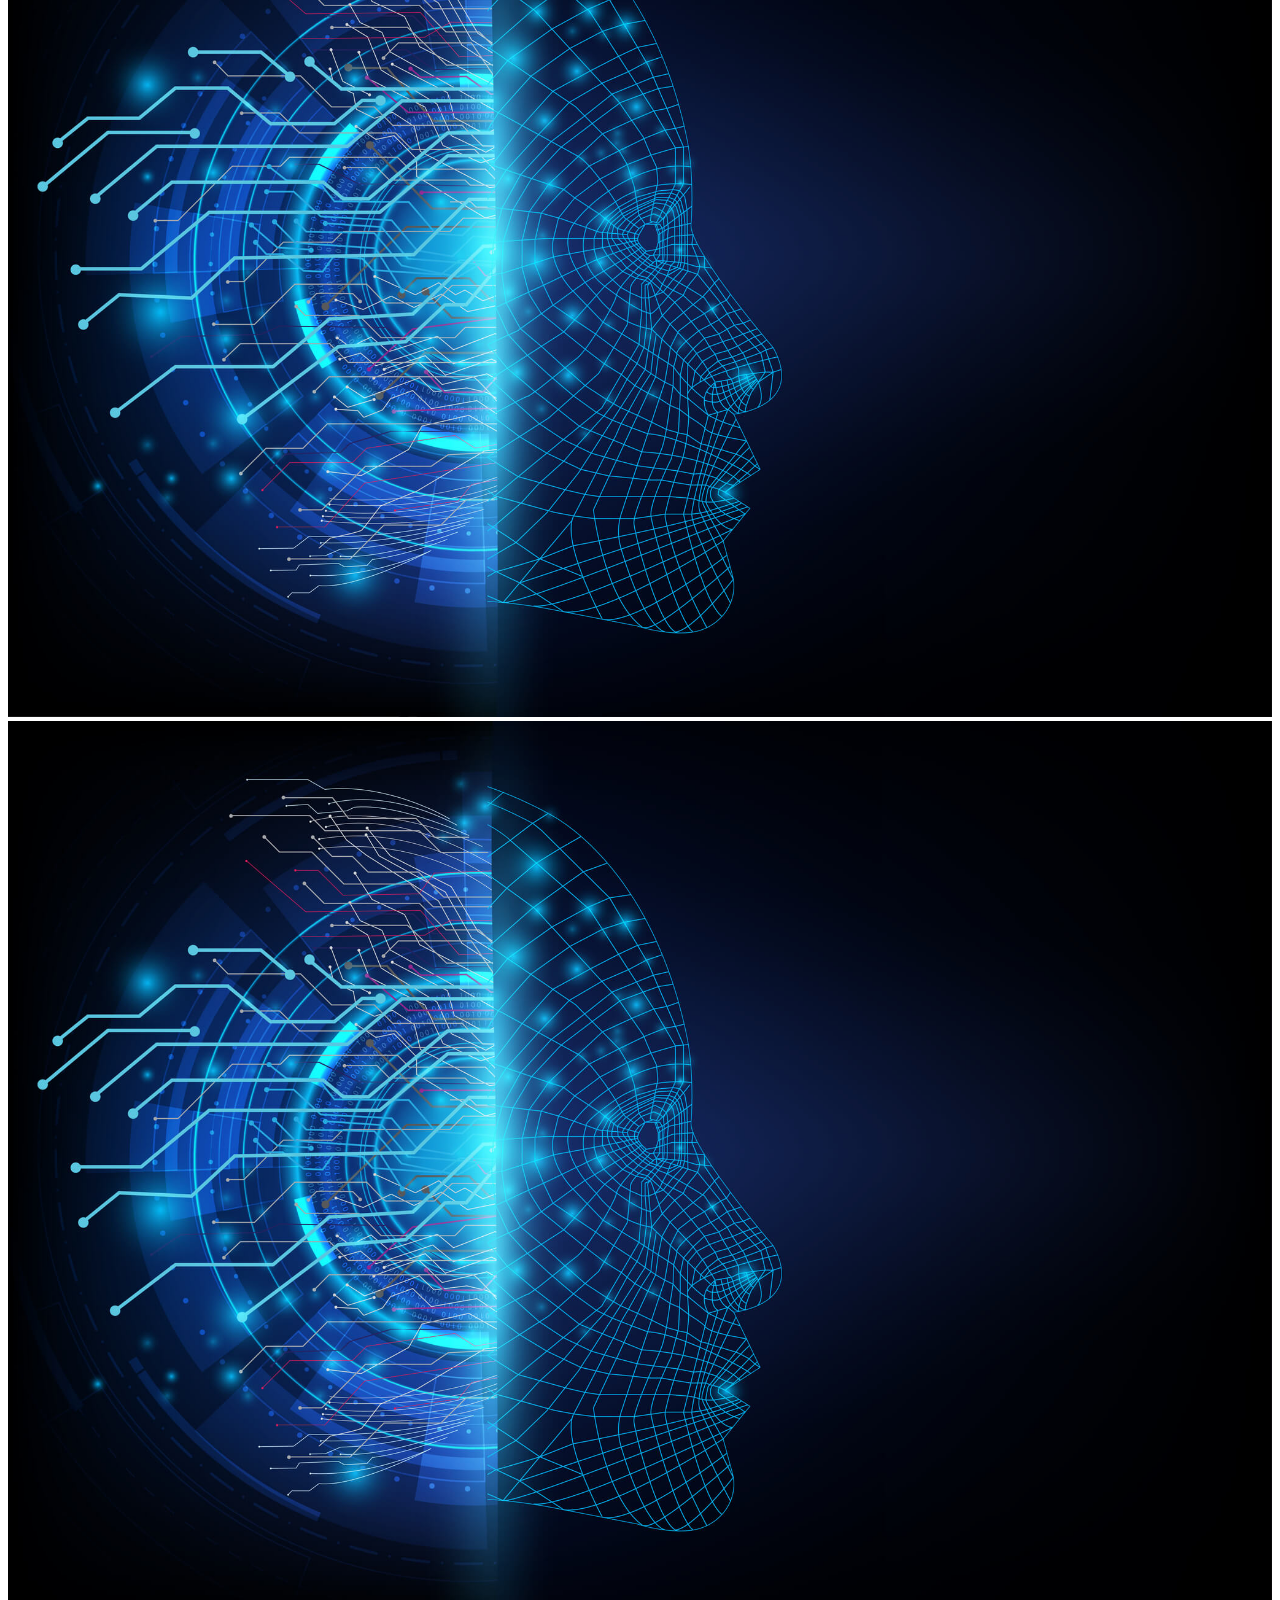
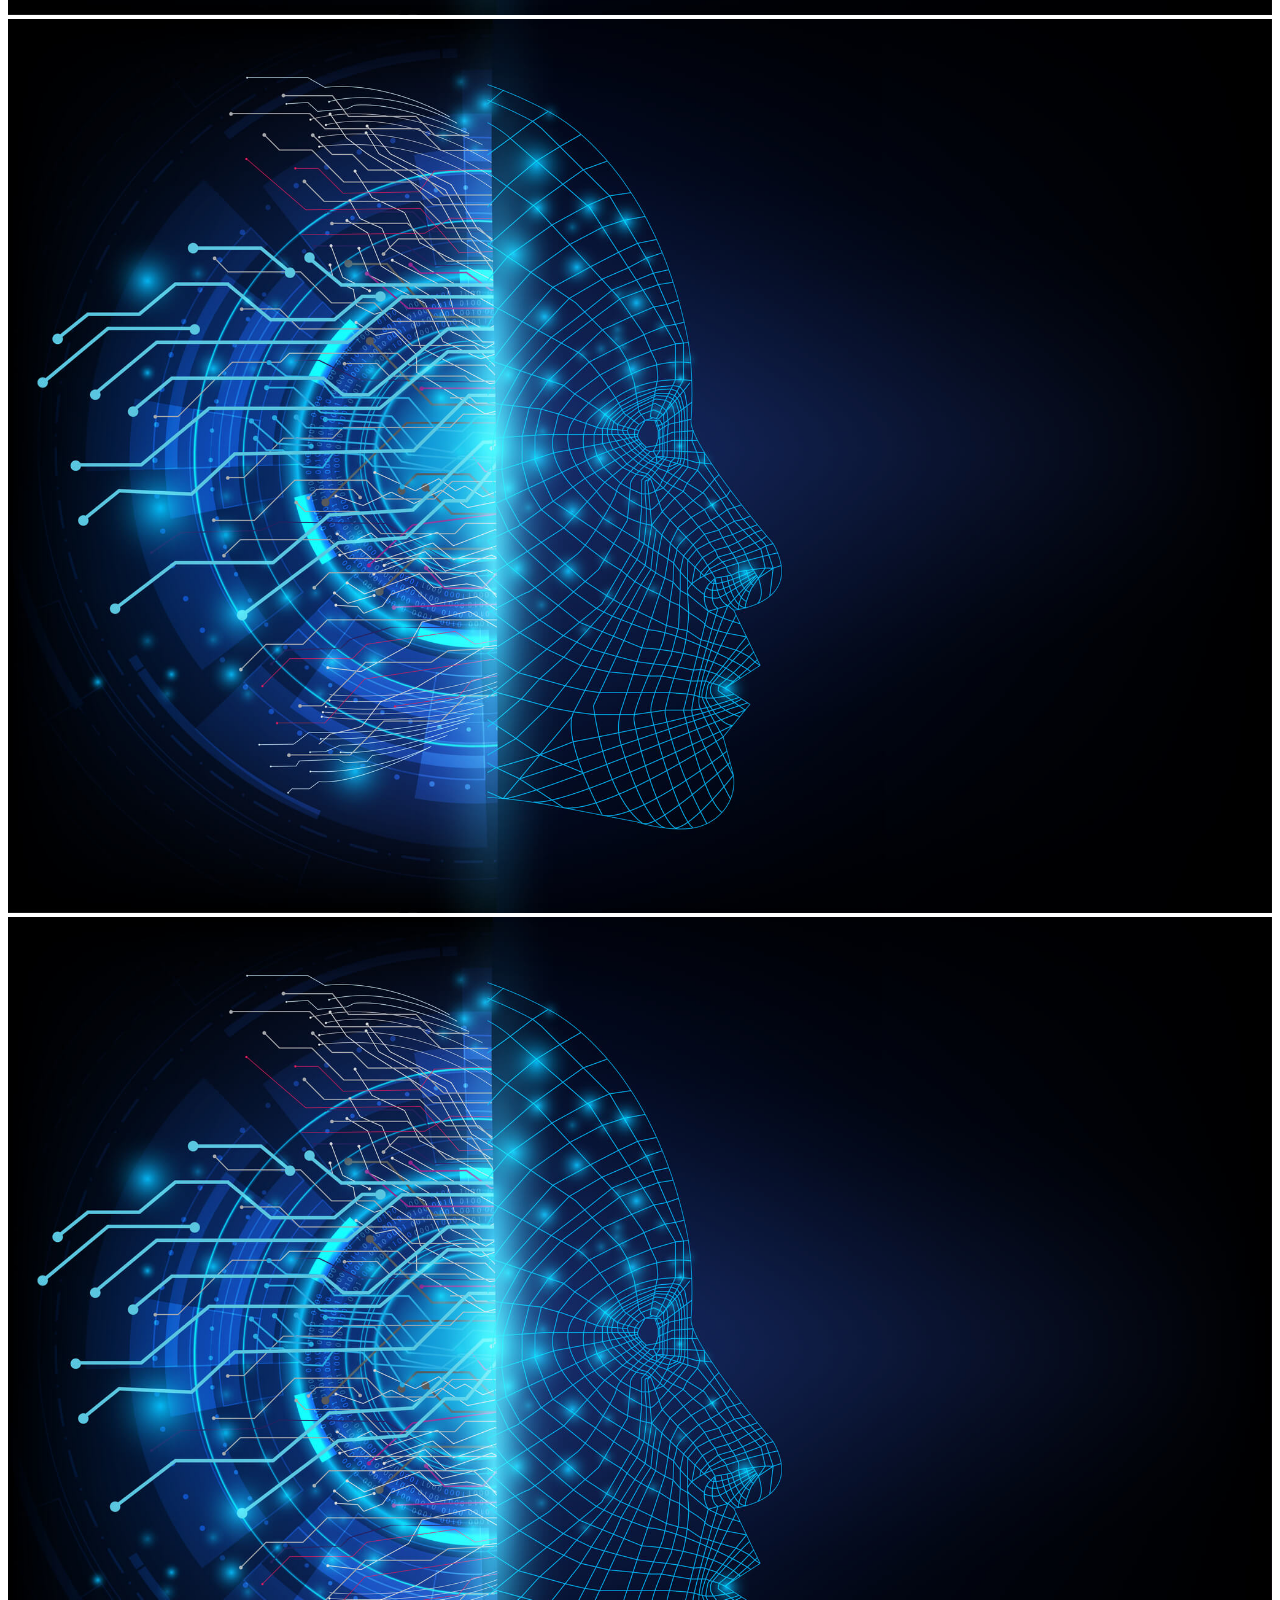
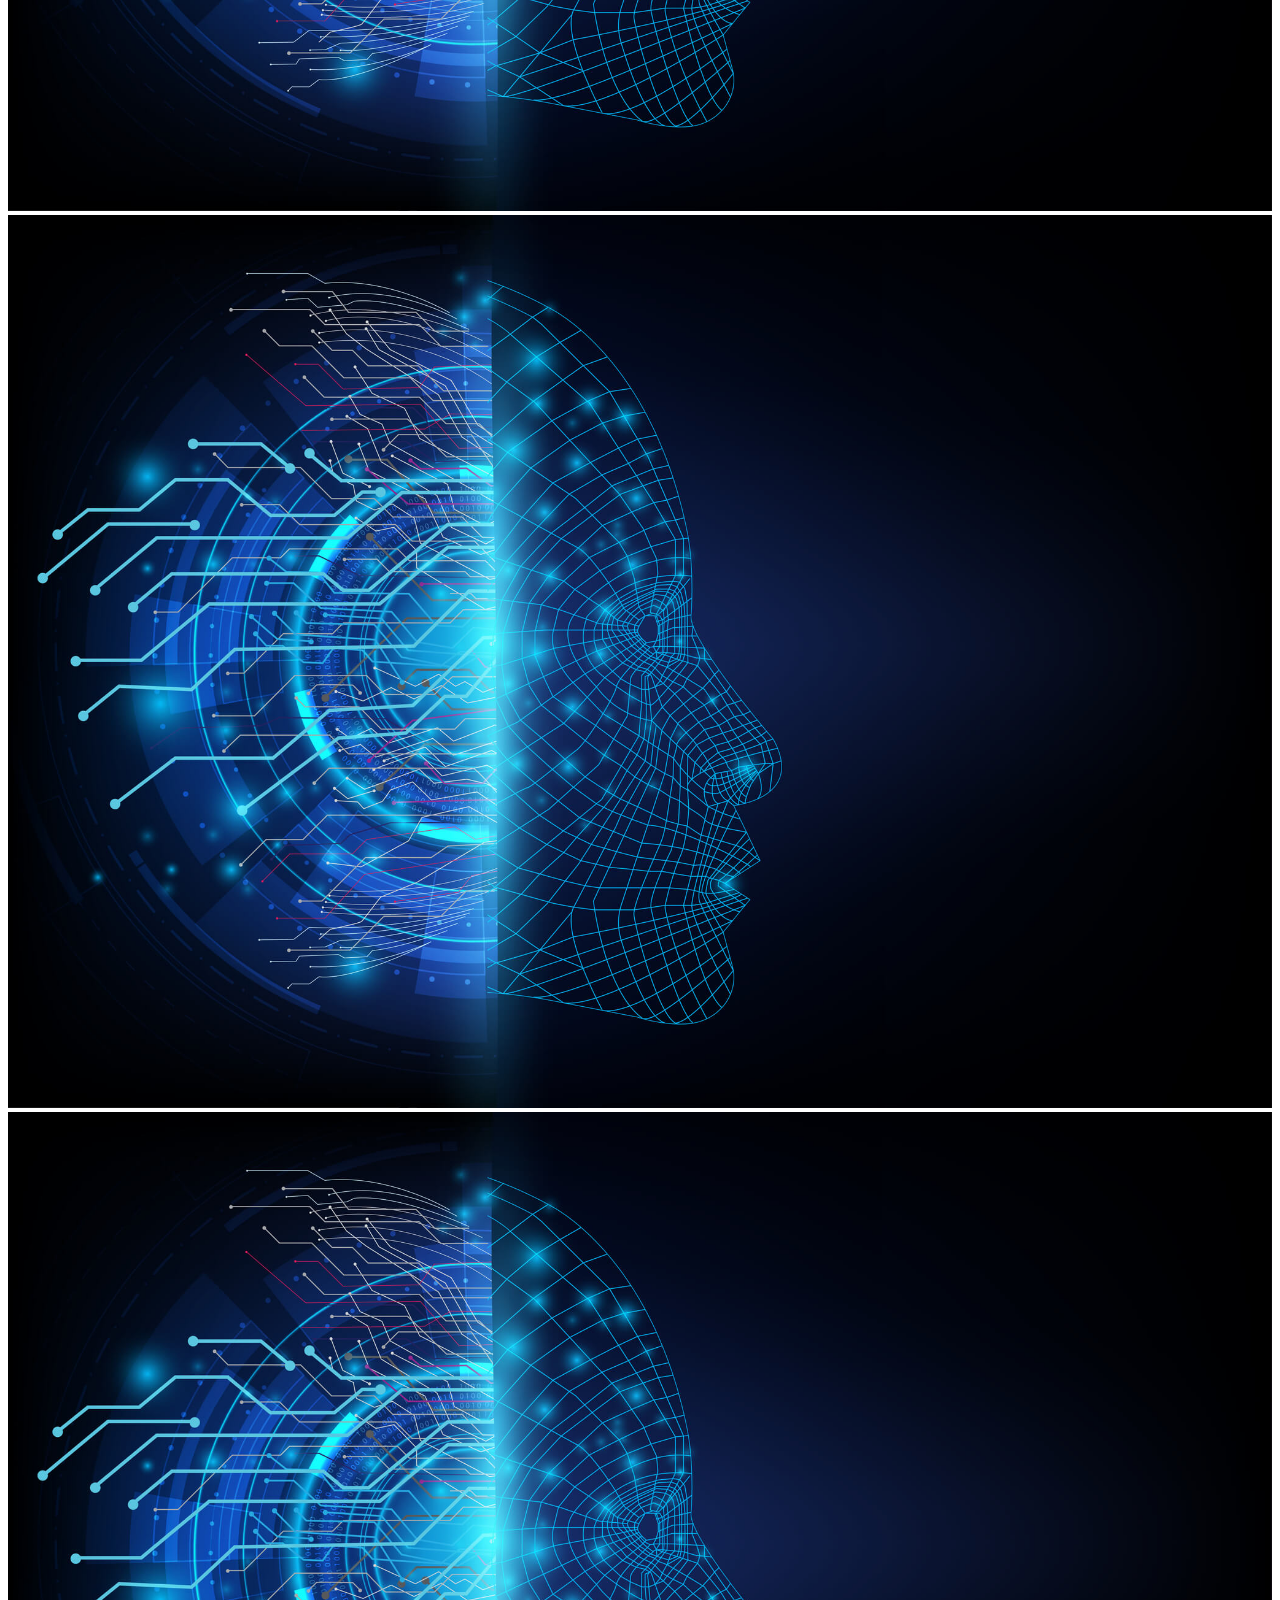
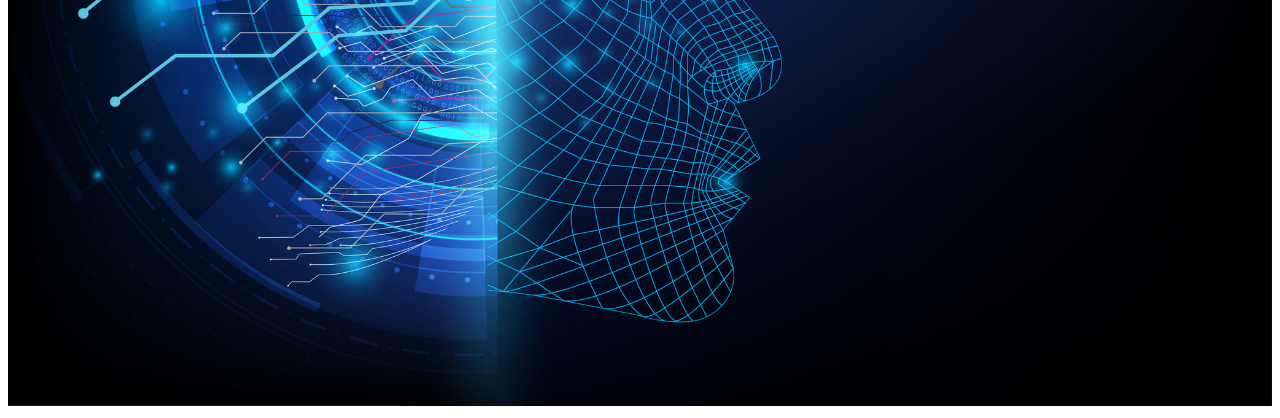
<file: 2024.06.17/index.html>
<!DOCTYPE html>
<html lang="pt-br">
  <head>
    <!-- Meta tags Obrigatórias -->
    <meta charset="utf-8">
    <meta name="viewport" content="width=device-width, initial-scale=1, shrink-to-fit=no">

    <!-- Bootstrap CSS -->
    <link rel="stylesheet" href="https://stackpath.bootstrapcdn.com/bootstrap/4.1.3/css/bootstrap.min.css" integrity="sha384-MCw98/SFnGE8fJT3GXwEOngsV7Zt27NXFoaoApmYm81iuXoPkFOJwJ8ERdknLPMO" crossorigin="anonymous">
    <link rel="stylesheet" href="css/style.css">

    <title>Olá, mundo!</title>
  </head>
  <body>
    <!-- ************************************** Topo -->
    <div class="container-fluid bg-secondary text-light p-2 text-center"> 
      Curso Técnico de Informática para Web 
    </div>

    <!-- **************************************** Menu -->
    <nav class="navbar navbar-expand-lg navbar-dark bg-dark">
      <a class="navbar-brand" href="#">INFOLINDOS</a>
      <button class="navbar-toggler" type="button" data-toggle="collapse" data-target="#conteudoNavbarSuportado" aria-controls="conteudoNavbarSuportado" aria-expanded="false" aria-label="Alterna navegação">
        <span class="navbar-toggler-icon"></span>
      </button>
    
      <div class="collapse navbar-collapse" id="conteudoNavbarSuportado">
        <ul class="navbar-nav mr-auto">
          <li class="nav-item active">
            <a class="nav-link" href="#">Home <span class="sr-only">(página atual)</span></a>
          </li>
          <li class="nav-item">
            <a class="nav-link" href="#">Produtos</a>
          </li>
          <li class="nav-item dropdown">
            <a class="nav-link dropdown-toggle" href="#" id="navbarDropdown" role="button" data-toggle="dropdown" aria-haspopup="true" aria-expanded="false">
              Serviços
            </a>
            <div class="dropdown-menu" aria-labelledby="navbarDropdown">
              <a class="dropdown-item" href="#">Cadastrar</a>
              <a class="dropdown-item" href="#">Listar</a>
              <div class="dropdown-divider"></div>
              <a class="dropdown-item" href="#">Excluir</a>
            </div>
          </li>
          <li class="nav-item">
            <a class="nav-link disabled" href="#">Alunos</a>
          </li>
        </ul>
        <form class="form-inline my-2 my-lg-0">
          <button class="btn btn-outline-success my-2 my-sm-0" type="submit">Login</button>
        </form>
      </div>
    </nav>

    <!-- ************************************ caroussel -->
    <div id="carouselExampleIndicators" class="carousel slide" data-ride="carousel">
      <ol class="carousel-indicators">
        <li data-target="#carouselExampleIndicators" data-slide-to="0" class="active"></li>
        <li data-target="#carouselExampleIndicators" data-slide-to="1"></li>
        <li data-target="#carouselExampleIndicators" data-slide-to="2"></li>
      </ol>
      <div class="carousel-inner">
        <div class="carousel-item active">
          <img class="d-block w-100" src="img/banner1.jpg" alt="Primeiro Slide">
          <div class="carousel-caption d-none d-md-block">
            <h5>Meu Texto Aqui</h5>
            <p>apenas um teste</p>
          </div>
        </div>
        <div class="carousel-item">
          <img class="d-block w-100" src="img/banner2.jpg" alt="Segundo Slide">
          <div class="carousel-caption d-none d-md-block">
            <h5>Testando</h5>
            <p>apenas um texto qualquer</p>
          </div>
        </div>
        <div class="carousel-item">
          <img class="d-block w-100" src="img/banner3.jpg" alt="Terceiro Slide">
          <div class="carousel-caption d-none d-md-block">
            <h5>Inserindo Legendas</h5>
            <p>na imagem</p>
          </div>
        </div>
      </div>
      <a class="carousel-control-prev" href="#carouselExampleIndicators" role="button" data-slide="prev">
        <span class="carousel-control-prev-icon" aria-hidden="true"></span>
        <span class="sr-only">Anterior</span>
      </a>
      <a class="carousel-control-next" href="#carouselExampleIndicators" role="button" data-slide="next">
        <span class="carousel-control-next-icon" aria-hidden="true"></span>
        <span class="sr-only">Próximo</span>
      </a>
    </div>

    <!-- ***************************************************** Card  -->
     <div class="container mt-2 mb-2">
      <div class="row">

        <div class="col-sm-12 col-md-6 col-lg-4 col-xl-3 mt-2">
          <div class="card">
            <img class="card-img-top" src="img/foto.jpg" alt="Imagem de capa do card">
            <div class="card-body">
              <h5 class="card-title">Título do card</h5>
              <p class="card-text">Um exemplo de texto rápido para construir o título do card e fazer preencher o conteúdo do card.</p>
              <a href="#" class="btn btn-primary">Visitar</a>
            </div>
          </div>
        </div>

        <div class="col-sm-12 col-md-6 col-lg-4 col-xl-3 mt-2">
          <div class="card">
            <img class="card-img-top" src="img/foto.jpg" alt="Imagem de capa do card">
            <div class="card-body">
              <h5 class="card-title">Título do card</h5>
              <p class="card-text">Um exemplo de texto rápido para construir o título do card e fazer preencher o conteúdo do card.</p>
              <a href="#" class="btn btn-primary">Visitar</a>
            </div>
          </div>
        </div>

        <div class="col-sm-12 col-md-6 col-lg-4 col-xl-3 mt-2">
          <div class="card">
            <img class="card-img-top" src="img/foto.jpg" alt="Imagem de capa do card">
            <div class="card-body">
              <h5 class="card-title">Título do card</h5>
              <p class="card-text">Um exemplo de texto rápido para construir o título do card e fazer preencher o conteúdo do card.</p>
              <a href="#" class="btn btn-primary">Visitar</a>
            </div>
          </div>
        </div>

        <div class="col-sm-12 col-md-6 col-lg-4 col-xl-3 mt-2">
          <div class="card">
            <img class="card-img-top" src="img/foto.jpg" alt="Imagem de capa do card">
            <div class="card-body">
              <h5 class="card-title">Título do card</h5>
              <p class="card-text">Um exemplo de texto rápido para construir o título do card e fazer preencher o conteúdo do card.</p>
              <a href="#" class="btn btn-primary">Visitar</a>
            </div>
          </div>
        </div>

      </div>
     </div>

    <!-- ********************************* Conteudo da Página-->
    <div class="container">
        <div class="row">
            <div class="col-sm-12 col-md-6 col-lg-4 col-xl-3 mt-2">
                <img src="img/foto.jpg" alt="">
            </div>
            <div class="col-sm-12 col-md-6 col-lg-4 col-xl-3 mt-2"> 
                <img src="img/foto.jpg" alt="">
            </div>
            <div class="col-sm-12 col-md-6 col-lg-4 col-xl-3 mt-2">
                <img src="img/foto.jpg" alt="">
            </div>
            <div class="col-sm-12 col-md-6 col-lg-4 col-xl-3 mt-2">
                <img src="img/foto.jpg" alt="">
            </div>
        </div>
    </div>

    <!-- *************************************************************** Grid -->
     <div class="container mt-3">
      <div class="row">

        <div class="col-sm-12 col-md-6 col-lg-4 col-xl-3 mt-2">
          <img src="img/foto.jpg" alt="">
        </div>

        <div class="col-sm-12 col-md-6 col-lg-4 col-xl-3 mt-2">
          <img src="img/foto.jpg" alt="">
        </div>

        <div class="col-sm-12 col-md-6 col-lg-4 col-xl-3 mt-2">
          <img src="img/foto.jpg" alt="">
        </div>

        <div class="col-sm-12 col-md-6 col-lg-4 col-xl-3 mt-2">
          <img src="img/foto.jpg" alt="">
        </div>

      </div>
     </div>

    <!-- JavaScript (Opcional) -->
    <!-- jQuery primeiro, depois Popper.js, depois Bootstrap JS -->
    <script src="https://code.jquery.com/jquery-3.3.1.slim.min.js" integrity="sha384-q8i/X+965DzO0rT7abK41JStQIAqVgRVzpbzo5smXKp4YfRvH+8abtTE1Pi6jizo" crossorigin="anonymous"></script>
    <script src="https://cdnjs.cloudflare.com/ajax/libs/popper.js/1.14.3/umd/popper.min.js" integrity="sha384-ZMP7rVo3mIykV+2+9J3UJ46jBk0WLaUAdn689aCwoqbBJiSnjAK/l8WvCWPIPm49" crossorigin="anonymous"></script>
    <script src="https://stackpath.bootstrapcdn.com/bootstrap/4.1.3/js/bootstrap.min.js" integrity="sha384-ChfqqxuZUCnJSK3+MXmPNIyE6ZbWh2IMqE241rYiqJxyMiZ6OW/JmZQ5stwEULTy" crossorigin="anonymous"></script>
    <script src="js/script.js"></script>
  </body>
</html>
</file>
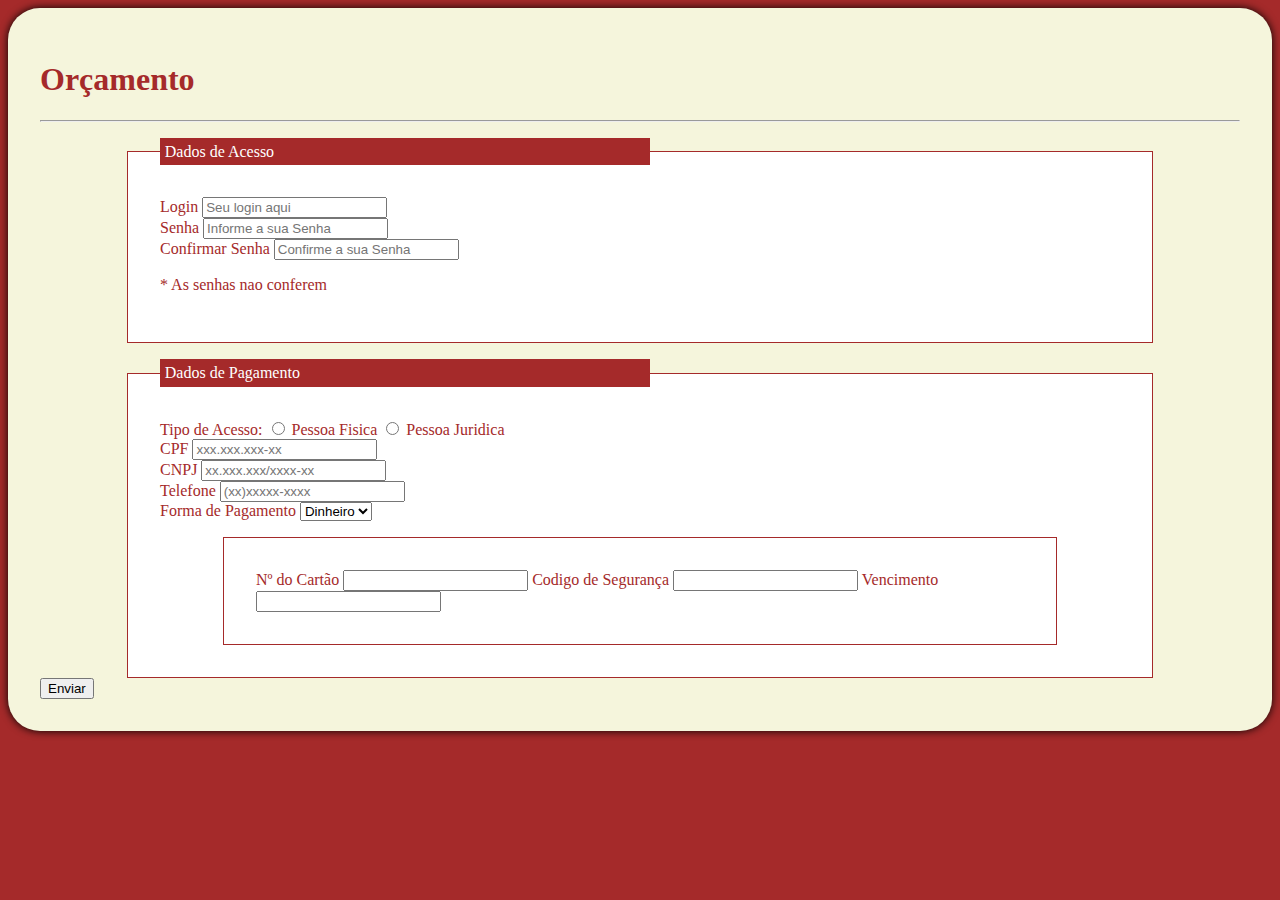
<file: 2024.06.24/index.html>
<!DOCTYPE html>
<html lang="pt-br">
  <head>
    <!-- Meta tags Obrigatórias -->
    <meta charset="utf-8">
    <meta name="viewport" content="width=device-width, initial-scale=1, shrink-to-fit=no">

    <!-- Bootstrap CSS -->
    <link rel="stylesheet" href="https://stackpath.bootstrapcdn.com/bootstrap/4.1.3/css/bootstrap.min.css" integrity="sha384-MCw98/SFnGE8fJT3GXwEOngsV7Zt27NXFoaoApmYm81iuXoPkFOJwJ8ERdknLPMO" crossorigin="anonymous">
    <link rel="stylesheet" href="css/style.css">

    <title>Olá, mundo!</title>
  </head>
  <body>
    <div class="container mt-5 pag">
      <h1> Orçamento </h1>
      <hr class="mb-5">
      <form name="orcamento" id="orcamento">

        <fieldset>
          <legend> Dados de Acesso </legend>

          <div class="form-group">
            <label for="login"> Login </label>
            <input type="email" class="form-control" id="login" name="login" placeholder="Seu login aqui">
          </div>

          <div class="form-group">
            <label for="senha">Senha</label>
            <input type="password" class="form-control" id="senha" name="senha" placeholder="Informe a sua Senha">
          </div>

          <div class="form-group">
            <label for="senha2">Confirmar Senha</label>
            <input type="password" class="form-control" id="senha2" name="senha2" placeholder="Confirme a sua Senha">
          </div>

          <p id="msg"> * As senhas nao conferem </p>
        </fieldset>


        <fieldset>
          <legend> Dados de Pagamento </legend>
          <div class="form-group">
            <label for="senha2">Tipo de Acesso: </label>
            <input type="radio" id="tipo" name="tipo">
            <label for="tipo" value="Pessoa Física"> Pessoa Fisica</label>
            <input type="radio" id="tipo" name="tipo">
            <label for="tipo" value="Pessoa Juridica"> Pessoa Juridica</label>
          </div>

          <div class="form-group">
            <label for="cpf">CPF</label>
            <input type="text" class="form-control" id="cpf" name="cpf" placeholder="xxx.xxx.xxx-xx">
          </div>

          <div class="form-group">
            <label for="cnpj">CNPJ</label>
            <input type="text" class="form-control" id="cnpj" name="cnpj" placeholder="xx.xxx.xxx/xxxx-xx">
          </div>

          <div class="form-group">
            <label for="telefone">Telefone</label>
            <input type="tel" class="form-control" id="telefone" name="telefone" placeholder="(xx)xxxxx-xxxx">
          </div>

          <div class="form-group">
            <label for="pagamento">Forma de Pagamento</label>
            <select class="form-control" id="pagamento" name="pagamento">
              <option value="Dinheiro"> Dinheiro </option>
              <option value="Cartão"> Cartão </option>
              <option value="Cheque"> Cheque </option>
            </select>
          </div>

          <div class="form-group">
            <fieldset>
              <label for="num"> Nº do Cartão </label>
              <input type="text" class="form-control" name="num">
              <label for="cod"> Codigo de Segurança </label>
              <input type="text" class="form-control" name="cod">
              <label for="vencimento"> Vencimento </label>
              <input type="text" class="form-control" name="vencimento">
            </fieldset>
            
          </div>

        </fieldset>




        <div class="text-right mt-3 p-5">
          <button type="submit" class="btn btn-primary">Enviar</button>
        </div>
      </form>
    </div>

    <!-- JavaScript (Opcional) -->
    <!-- jQuery primeiro, depois Popper.js, depois Bootstrap JS -->
    <script src="https://code.jquery.com/jquery-3.3.1.slim.min.js" integrity="sha384-q8i/X+965DzO0rT7abK41JStQIAqVgRVzpbzo5smXKp4YfRvH+8abtTE1Pi6jizo" crossorigin="anonymous"></script>
    <script src="https://cdnjs.cloudflare.com/ajax/libs/popper.js/1.14.3/umd/popper.min.js" integrity="sha384-ZMP7rVo3mIykV+2+9J3UJ46jBk0WLaUAdn689aCwoqbBJiSnjAK/l8WvCWPIPm49" crossorigin="anonymous"></script>
    <script src="https://stackpath.bootstrapcdn.com/bootstrap/4.1.3/js/bootstrap.min.js" integrity="sha384-ChfqqxuZUCnJSK3+MXmPNIyE6ZbWh2IMqE241rYiqJxyMiZ6OW/JmZQ5stwEULTy" crossorigin="anonymous"></script>
  </body>
</html>
</file>
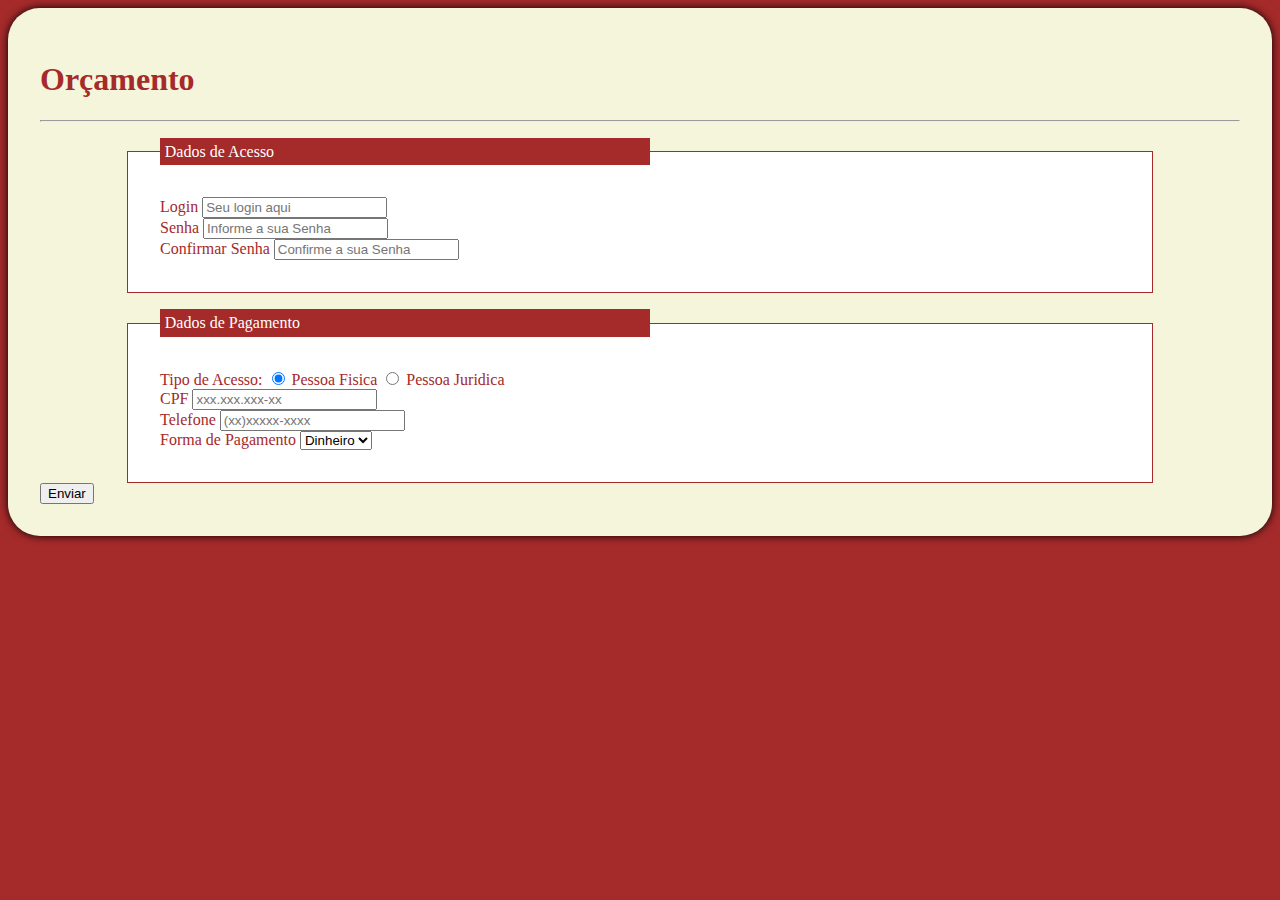
<file: 2024.07.01/index.html>
<!DOCTYPE html>
<html lang="pt-br">
  <head>
    <!-- Meta tags Obrigatórias -->
    <meta charset="utf-8">
    <meta name="viewport" content="width=device-width, initial-scale=1, shrink-to-fit=no">

    <!-- Bootstrap CSS -->
    <link rel="stylesheet" href="https://stackpath.bootstrapcdn.com/bootstrap/4.1.3/css/bootstrap.min.css" integrity="sha384-MCw98/SFnGE8fJT3GXwEOngsV7Zt27NXFoaoApmYm81iuXoPkFOJwJ8ERdknLPMO" crossorigin="anonymous">
    <link rel="stylesheet" href="css/style.css">

    <title>Olá, mundo!</title>
  </head>
  <body>
    <div class="container mt-5 pag">
      <h1> Orçamento </h1>
      <hr class="mb-5">
      <form name="orcamento" id="orcamento">

        <fieldset>
          <legend> Dados de Acesso </legend>

          <div class="form-group">
            <label for="login"> Login </label>
            <input type="email" class="form-control" id="login" name="login" placeholder="Seu login aqui">
          </div>

          <div class="form-group">
            <label for="senha1">Senha</label>
            <input type="password" class="form-control" id="senha1" name="senha1" placeholder="Informe a sua Senha" oninput="senha()">
          </div>

          <div class="form-group">
            <label for="senha2">Confirmar Senha</label>
            <input type="password" class="form-control" id="senha2" name="senha2" placeholder="Confirme a sua Senha" oninput="senha()">
          </div>

          <p id="msg"> * As senhas nao conferem </p>
        </fieldset>


        <fieldset>
          <legend> Dados de Pagamento </legend>
          <div class="form-group">
            <label for="tipo">Tipo de Acesso: </label>

            <input type="radio" id="pf" name="tipo" value="Pessoa Física" checked onchange="pessoa('pf')">
            <label for="pf"> Pessoa Fisica</label>

            <input type="radio" id="pj" name="tipo" value="Pessoa Juridica" onchange="pessoa('pj')">
            <label for="pj"> Pessoa Juridica</label>
          </div>

          <div class="form-group" id="cpf">
            <label for="cpf">CPF</label>
            <input type="text" class="form-control" name="cpf" placeholder="xxx.xxx.xxx-xx" onkeypress="mascara_cpf(this)" maxlength="14">
          </div>

          <div class="form-group" id="cnpj">
            <label for="cnpj">CNPJ</label>
            <input type="text" class="form-control" name="cnpj" placeholder="xx.xxx.xxx/xxxx-xx" onkeypress="mascara_cnpj(this)" maxlength="18">
          </div>

          <div class="form-group">
            <label for="telefone">Telefone</label>
            <input type="tel" class="form-control" id="telefone" name="telefone" placeholder="(xx)xxxxx-xxxx" maxlength="14" onkeypress="mascara_tel(this)">
          </div>

          <div class="form-group">
            <label for="pagamento">Forma de Pagamento</label>
            <select class="form-control" id="pagamento" name="pagamento">
              <option value="Dinheiro"> Dinheiro </option>
              <option value="Cartão"> Cartão </option>
              <option value="Cheque"> Cheque </option>
            </select>
          </div>

          <div class="form-group" id="cartao">
            <fieldset>
              <label for="num"> Nº do Cartão </label>
              <input type="text" class="form-control" name="num">
              <label for="cod"> Codigo de Segurança </label>
              <input type="text" class="form-control" name="cod">
              <label for="vencimento"> Vencimento </label>
              <input type="text" class="form-control" name="vencimento">
            </fieldset>
            
          </div>

        </fieldset>




        <div class="text-right mt-3 p-5">
          <button type="submit" class="btn btn-primary">Enviar</button>
        </div>
      </form>
    </div>

    <!-- JavaScript (Opcional) -->
    <!-- jQuery primeiro, depois Popper.js, depois Bootstrap JS -->
    <script src="https://code.jquery.com/jquery-3.3.1.slim.min.js" integrity="sha384-q8i/X+965DzO0rT7abK41JStQIAqVgRVzpbzo5smXKp4YfRvH+8abtTE1Pi6jizo" crossorigin="anonymous"></script>
    <script src="https://cdnjs.cloudflare.com/ajax/libs/popper.js/1.14.3/umd/popper.min.js" integrity="sha384-ZMP7rVo3mIykV+2+9J3UJ46jBk0WLaUAdn689aCwoqbBJiSnjAK/l8WvCWPIPm49" crossorigin="anonymous"></script>
    <script src="https://stackpath.bootstrapcdn.com/bootstrap/4.1.3/js/bootstrap.min.js" integrity="sha384-ChfqqxuZUCnJSK3+MXmPNIyE6ZbWh2IMqE241rYiqJxyMiZ6OW/JmZQ5stwEULTy" crossorigin="anonymous"></script>

    <script src="js/script.js"></script>
  </body>
</html>
</file>
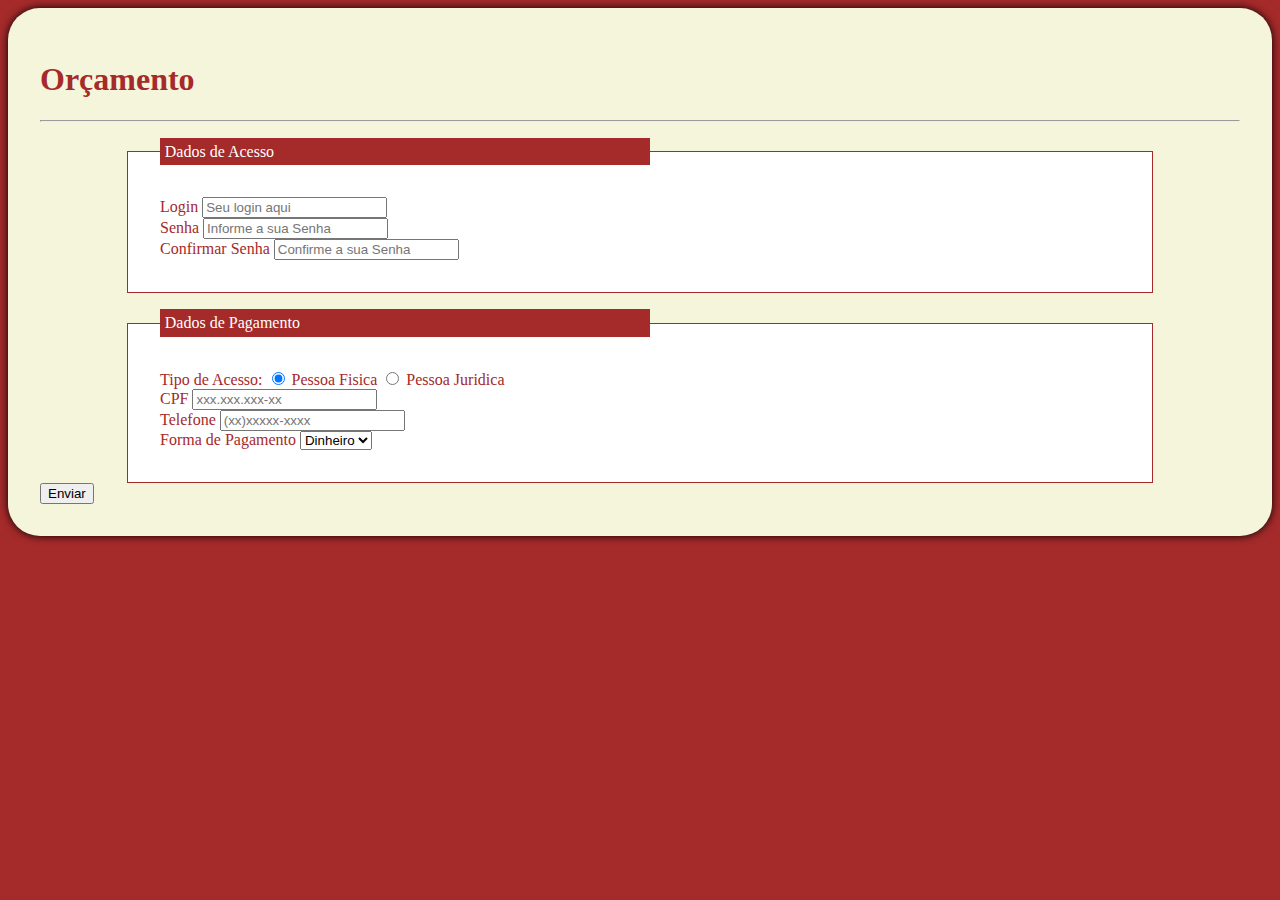
<file: 2024.07.08/index.html>
<!DOCTYPE html>
<html lang="pt-br">
  <head>
    <!-- Meta tags Obrigatórias -->
    <meta charset="utf-8">
    <meta name="viewport" content="width=device-width, initial-scale=1, shrink-to-fit=no">

    <!-- Bootstrap CSS -->
    <link rel="stylesheet" href="https://stackpath.bootstrapcdn.com/bootstrap/4.1.3/css/bootstrap.min.css" integrity="sha384-MCw98/SFnGE8fJT3GXwEOngsV7Zt27NXFoaoApmYm81iuXoPkFOJwJ8ERdknLPMO" crossorigin="anonymous">
    <link rel="stylesheet" href="css/style.css">

    <title>Olá, mundo!</title>
  </head>
  <body>
    <div class="container mt-5 pag">
      <h1> Orçamento </h1>
      <hr class="mb-5">
      <form name="orcamento" id="orcamento">

        <fieldset>
          <legend> Dados de Acesso </legend>

          <div class="form-group">
            <label for="login"> Login </label>
            <input type="email" class="form-control" id="login" name="login" placeholder="Seu login aqui">
          </div>

          <div class="form-group">
            <label for="senha1">Senha</label>
            <input type="password" class="form-control" id="senha1" name="senha1" placeholder="Informe a sua Senha" oninput="senha()">
          </div>

          <div class="form-group">
            <label for="senha2">Confirmar Senha</label>
            <input type="password" class="form-control" id="senha2" name="senha2" placeholder="Confirme a sua Senha" oninput="senha()">
          </div>

          <p id="msg"> * As senhas nao conferem </p>
        </fieldset>


        <fieldset>
          <legend> Dados de Pagamento </legend>
          <div class="form-group">
            <label for="tipo">Tipo de Acesso: </label>

            <input type="radio" id="pf" name="tipo" value="Pessoa Física" checked onchange="pessoa('pf')">
            <label for="pf"> Pessoa Fisica</label>

            <input type="radio" id="pj" name="tipo" value="Pessoa Juridica" onchange="pessoa('pj')">
            <label for="pj"> Pessoa Juridica</label>
          </div>

          <div class="form-group" id="cpf">
            <label for="cpf">CPF</label>
            <input type="text" class="form-control" name="cpf" placeholder="xxx.xxx.xxx-xx" onkeypress="mascara_cpf(this)" onkeyup="salto(this.name,this.value)" maxlength="14" 
            onkeydown="return somente_numero(event)">
          </div>

          <div class="form-group" id="cnpj">
            <label for="cnpj">CNPJ</label>
            <input type="text" class="form-control" name="cnpj" placeholder="xx.xxx.xxx/xxxx-xx" onkeypress="mascara_cnpj(this)" onkeyup="salto(this.name,this.value)" maxlength="18" onkeydown="return somente_numero(event)">
          </div>

          <div class="form-group">
            <label for="telefone">Telefone</label>
            <input type="tel" class="form-control" id="telefone" name="telefone" placeholder="(xx)xxxxx-xxxx" maxlength="14" onkeypress="mascara_tel(this)" onkeyup="salto(this.name,this.value)" onkeydown="return somente_numero(event)">
          </div>

          <div class="form-group">
            <label for="pagamento">Forma de Pagamento</label>
            <select class="form-control" id="pagamento" name="pagamento" onchange="abrir()">
              <option value="Dinheiro"> Dinheiro </option>
              <option value="Cartão"> Cartão </option>
              <option value="Cheque"> Cheque </option>
            </select>
          </div>

          <div class="form-group" id="cartao">
            <fieldset>
              <label for="num"> Nº do Cartão </label>
              <input type="text" class="form-control" name="num" onkeydown="return somente_numero(event)">
              <label for="cod"> Codigo de Segurança </label>
              <input type="text" class="form-control" name="cod" onkeydown="return somente_numero(event)">
              <label for="vencimento"> Vencimento </label>
              <input type="text" class="form-control" name="vencimento" onkeydown="return somente_numero(event)">
            </fieldset>
            
          </div>

        </fieldset>




        <div class="text-right mt-3 p-5">
          <button type="submit" class="btn btn-primary">Enviar</button>
        </div>
      </form>
    </div>

    <!-- JavaScript (Opcional) -->
    <!-- jQuery primeiro, depois Popper.js, depois Bootstrap JS -->
    <script src="https://code.jquery.com/jquery-3.3.1.slim.min.js" integrity="sha384-q8i/X+965DzO0rT7abK41JStQIAqVgRVzpbzo5smXKp4YfRvH+8abtTE1Pi6jizo" crossorigin="anonymous"></script>
    <script src="https://cdnjs.cloudflare.com/ajax/libs/popper.js/1.14.3/umd/popper.min.js" integrity="sha384-ZMP7rVo3mIykV+2+9J3UJ46jBk0WLaUAdn689aCwoqbBJiSnjAK/l8WvCWPIPm49" crossorigin="anonymous"></script>
    <script src="https://stackpath.bootstrapcdn.com/bootstrap/4.1.3/js/bootstrap.min.js" integrity="sha384-ChfqqxuZUCnJSK3+MXmPNIyE6ZbWh2IMqE241rYiqJxyMiZ6OW/JmZQ5stwEULTy" crossorigin="anonymous"></script>

    <script src="js/script.js"></script>
  </body>
</html>
</file>
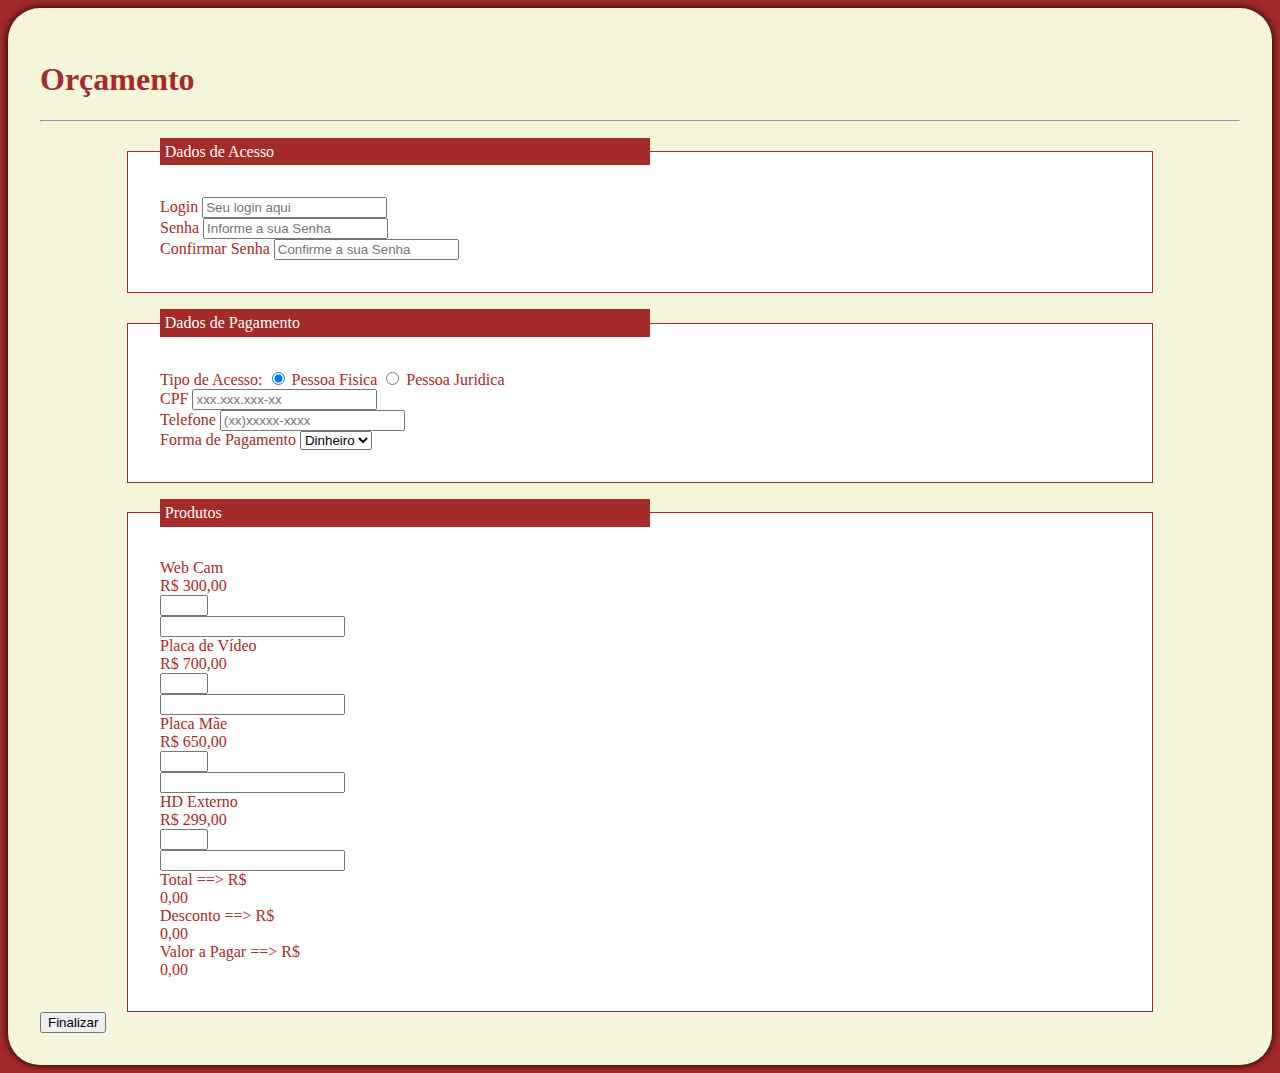
<file: 2024.07.29/index.html>
<!DOCTYPE html>
<html lang="pt-br">
  <head>
    <!-- Meta tags Obrigatórias -->
    <meta charset="utf-8">
    <meta name="viewport" content="width=device-width, initial-scale=1, shrink-to-fit=no">

    <!-- Bootstrap CSS -->
    <link rel="stylesheet" href="https://stackpath.bootstrapcdn.com/bootstrap/4.1.3/css/bootstrap.min.css" integrity="sha384-MCw98/SFnGE8fJT3GXwEOngsV7Zt27NXFoaoApmYm81iuXoPkFOJwJ8ERdknLPMO" crossorigin="anonymous">
    <link rel="stylesheet" href="css/style.css">

    <title>Olá, mundo!</title>
  </head>
  <body>
    <div class="container mt-5 pag">
      <h1> Orçamento </h1>
      <hr class="mb-5">
      <form name="orcamento" id="orcamento" oninput="calculos(this)">

        <fieldset>
          <legend> Dados de Acesso </legend>

          <div class="form-group">
            <label for="login"> Login </label>
            <input type="email" class="form-control" id="login" name="login" placeholder="Seu login aqui">
          </div>

          <div class="form-group">
            <label for="senha1">Senha</label>
            <input type="password" class="form-control" id="senha1" name="senha1" placeholder="Informe a sua Senha" oninput="senha()">
          </div>

          <div class="form-group">
            <label for="senha2">Confirmar Senha</label>
            <input type="password" class="form-control" id="senha2" name="senha2" placeholder="Confirme a sua Senha" oninput="senha()">
          </div>

          <p id="msg"> * As senhas nao conferem </p>
        </fieldset>


        <fieldset>
          <legend> Dados de Pagamento </legend>
          <div class="form-group">
            <label for="tipo">Tipo de Acesso: </label>

            <input type="radio" id="pf" name="tipo" value="Pessoa Física" checked onchange="pessoa('pf')">
            <label for="pf"> Pessoa Fisica</label>

            <input type="radio" id="pj" name="tipo" value="Pessoa Juridica" onchange="pessoa('pj')">
            <label for="pj"> Pessoa Juridica</label>
          </div>

          <div class="form-group" id="cpf">
            <label for="cpf">CPF</label>
            <input type="text" class="form-control" name="cpf" placeholder="xxx.xxx.xxx-xx" onkeypress="mascara_cpf(this)" onkeyup="salto(this.name,this.value)" maxlength="14" 
            onkeydown="return somente_numero(event)">
          </div>

          <div class="form-group" id="cnpj">
            <label for="cnpj">CNPJ</label>
            <input type="text" class="form-control" name="cnpj" placeholder="xx.xxx.xxx/xxxx-xx" onkeypress="mascara_cnpj(this)" onkeyup="salto(this.name,this.value)" maxlength="18" onkeydown="return somente_numero(event)">
          </div>

          <div class="form-group">
            <label for="telefone">Telefone</label>
            <input type="tel" class="form-control" id="telefone" name="telefone" placeholder="(xx)xxxxx-xxxx" maxlength="14" onkeypress="mascara_tel(this)" onkeyup="salto(this.name,this.value)" onkeydown="return somente_numero(event)">
          </div>

          <div class="form-group">
            <label for="pagamento">Forma de Pagamento</label>
            <select class="form-control" id="pagamento" name="pagamento" onchange="abrir()">
              <option value="Dinheiro"> Dinheiro </option>
              <option value="Cartão"> Cartão </option>
              <option value="Cheque"> Cheque </option>
            </select>
          </div>

          <div class="form-group" id="cartao">
            <fieldset>
              <label for="num"> Nº do Cartão </label>
              <input type="text" class="form-control" name="num" onkeydown="return somente_numero(event)">
              <label for="cod"> Codigo de Segurança </label>
              <input type="text" class="form-control" name="cod" onkeydown="return somente_numero(event)">
              <label for="vencimento"> Vencimento </label>
              <input type="text" class="form-control" name="vencimento" onkeydown="return somente_numero(event)">
            </fieldset>
            
          </div>

        </fieldset>

        <fieldset>
          <legend> Produtos </legend>
          
          <div class="row form-group">
            <div class="col-4"> Web Cam </div>  
            <div class="col-3"> R$ 300,00 </div>  
            <div class="col-2"> <input type="number" class="form-control" id="quant1" name="quant1" min="0" max="9"> </div>
            <div class="col-3"> <input type="text" class="form-control" id="tot1" name="tot1"> </div>   
          </div>

          <div class="row form-group">
            <div class="col-4"> Placa de Vídeo </div>  
            <div class="col-3"> R$ 700,00 </div>  
            <div class="col-2"> <input type="number" class="form-control" id="quant2" name="quant2" min="0" max="9"> </div>
            <div class="col-3"> <input type="text" class="form-control" id="tot2" name="tot2"> </div>   
          </div>

          <div class="row form-group">
            <div class="col-4"> Placa Mãe </div>  
            <div class="col-3"> R$ 650,00 </div>  
            <div class="col-2"> <input type="number" class="form-control" id="quant3" name="quant3" min="0" max="9"> </div>
            <div class="col-3"> <input type="text" class="form-control" id="tot3" name="tot3"> </div>   
          </div>

          <div class="row form-group">
            <div class="col-4"> HD Externo </div>  
            <div class="col-3"> R$ 299,00 </div>  
            <div class="col-2"> <input type="number" class="form-control" id="quant4" name="quant4" min="0" max="9"> </div>
            <div class="col-3"> <input type="text" class="form-control" id="tot4" name="tot4"> </div>   
          </div>

          <div class="row form-group">
            <div class="col-9 text-right"> Total ==> R$ </div>  
            <div class="col-3"> <output id="total"> 0,00 </output> </div>     
          </div>
          <div class="row form-group">
            <div class="col-9 text-right"> Desconto ==> R$ </div>  
            <div class="col-3"> <output id="desconto"> 0,00 </output> </div>     
          </div>
          <div class="row form-group">
            <div class="col-9 text-right"> Valor a Pagar ==> R$ </div>  
            <div class="col-3"> <output id="apagar"> 0,00 </output> </div>     
          </div>

        </fieldset>



        <div class="text-right mt-3 p-5">
          <button type="submit" class="btn btn-primary">Finalizar</button>
        </div>
      </form>
    </div>

    <!-- JavaScript (Opcional) -->
    <!-- jQuery primeiro, depois Popper.js, depois Bootstrap JS -->
    <script src="https://code.jquery.com/jquery-3.3.1.slim.min.js" integrity="sha384-q8i/X+965DzO0rT7abK41JStQIAqVgRVzpbzo5smXKp4YfRvH+8abtTE1Pi6jizo" crossorigin="anonymous"></script>
    <script src="https://cdnjs.cloudflare.com/ajax/libs/popper.js/1.14.3/umd/popper.min.js" integrity="sha384-ZMP7rVo3mIykV+2+9J3UJ46jBk0WLaUAdn689aCwoqbBJiSnjAK/l8WvCWPIPm49" crossorigin="anonymous"></script>
    <script src="https://stackpath.bootstrapcdn.com/bootstrap/4.1.3/js/bootstrap.min.js" integrity="sha384-ChfqqxuZUCnJSK3+MXmPNIyE6ZbWh2IMqE241rYiqJxyMiZ6OW/JmZQ5stwEULTy" crossorigin="anonymous"></script>

    <script src="js/script.js"></script>
  </body>
</html>
</file>
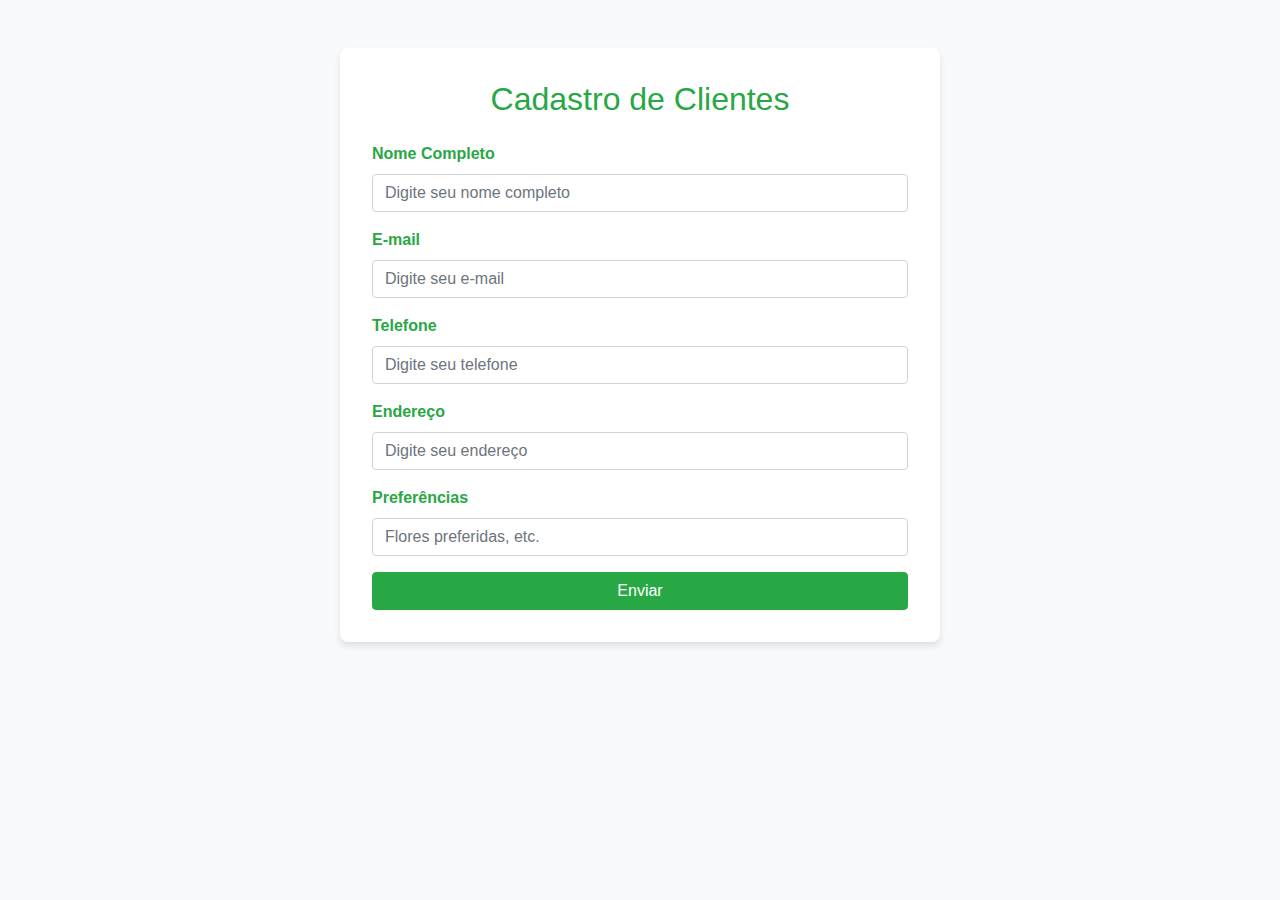
<file: 05-thayanne Aretha/cadastro.html>
<!DOCTYPE html>
<html lang="pt-br">
<head>
    <meta charset="UTF-8">
    <meta name="viewport" content="width=device-width, initial-scale=1.0">
    <title>Cadastro - Floricultura Bela Flor</title>
    <link href="https://stackpath.bootstrapcdn.com/bootstrap/4.5.2/css/bootstrap.min.css" rel="stylesheet">
    <link rel="stylesheet" href="css/style.css">
    <style>
        body {
            font-family: Arial, sans-serif;
        }
        .form-control:focus {
            border-color: #28a745;
            box-shadow: none;
        }
        .btn-success:focus {
            box-shadow: none;
        }
    </style>
</head>
<body>

<div class="container mt-5">
    <h2 class="text-center">Cadastro de Clientes</h2>
    <form id="cadastroForm">
        <div class="form-group">
            <label for="nome">Nome Completo</label>
            <input type="text" class="form-control" id="nome" placeholder="Digite seu nome completo" oninput="this.value = this.value.toUpperCase();" required>
        </div>
        <div class="form-group">
            <label for="email">E-mail</label>
            <input type="email" class="form-control" id="email" placeholder="Digite seu e-mail" required>
        </div>
        <div class="form-group">
            <label for="telefone">Telefone</label>
            <input type="text" class="form-control" id="telefone" placeholder="Digite seu telefone" required>
        </div>
        <div class="form-group">
            <label for="endereco">Endereço</label>
            <input type="text" class="form-control" id="endereco" placeholder="Digite seu endereço" required>
        </div>
        <div class="form-group">
            <label for="preferencias">Preferências</label>
            <input type="text" class="form-control" id="preferencias" placeholder="Flores preferidas, etc." required>
        </div>
        <button type="submit" class="btn btn-success btn-block">Enviar</button>
    </form>
</div>

<script src="https://code.jquery.com/jquery-3.5.1.slim.min.js"></script>
<script src="https://cdn.jsdelivr.net/npm/@popperjs/core@2.9.2/dist/umd/popper.min.js"></script>
<script src="https://stackpath.bootstrapcdn.com/bootstrap/4.5.2/js/bootstrap.min.js"></script>
<script>
    // Máscara de Telefone
    $('#telefone').on('input', function () {
        var telefone = $(this).val().replace(/\D/g, '');
        telefone = telefone.replace(/^(\d{2})(\d)/g, "($1) $2");
        telefone = telefone.replace(/(\d)(\d{4})$/, "$1-$2");
        $(this).val(telefone);
    });

    // Confirmação de Envio
    $('#cadastroForm').on('submit', function (e) {
        e.preventDefault();
        alert('Cadastro enviado com sucesso!');
        this.reset();
    });
</script>
</body>
</html>
</file>
<file: 05-thayanne Aretha/css/style.css>
/* Estilo Geral */
body {
    font-family: 'Arial', sans-serif;
    background-color: #f8f9fa;
    margin: 0;
    padding: 0;
}

/* Navbar */
.navbar {
    box-shadow: 0 4px 6px rgba(0, 0, 0, 0.1);
}

.navbar-brand {
    font-weight: bold;
    color: #28a745 !important;
}

/* Carousel */
.carousel-item img {
    width: 100%;
    height: 600px;
    object-fit: cover;
}

.carousel-caption h5 {
    font-size: 2.5rem;
    font-weight: bold;
}

.carousel-caption p {
    font-size: 1.25rem;
}

/* Cards */
.card-img-top {
    height: 200px;
    object-fit: cover;
}

.card-title {
    font-weight: bold;
    color: #28a745;
}

.card-text {
    font-size: 0.9rem;
}

.btn-primary {
    background-color: #28a745;
    border-color: #28a745;
}

.btn-primary:hover {
    background-color: #218838;
    border-color: #1e7e34;
}

/* Seção de Produtos */
#products {
    margin-top: 3rem;
}

#products .card {
    box-shadow: 0 4px 6px rgba(0, 0, 0, 0.1);
    transition: transform 0.2s;
}

#products .card:hover {
    transform: scale(1.05);
}

/* Página de Cadastro */
.container {
    max-width: 600px;
    background-color: #ffffff;
    padding: 2rem;
    box-shadow: 0 4px 6px rgba(0, 0, 0, 0.1);
    border-radius: 0.5rem;
}

h2 {
    font-size: 2rem;
    color: #28a745;
    margin-bottom: 1.5rem;
}

.form-group label {
    font-weight: bold;
    color: #28a745;
}

.form-control {
    border-radius: 0.25rem;
    border: 1px solid #ced4da;
    transition: border-color 0.2s;
}

.form-control:focus {
    border-color: #28a745;
    box-shadow: none;
}

.btn-success {
    background-color: #28a745;
    border-color: #28a745;
}

.btn-success:hover {
    background-color: #218838;
    border-color: #1e7e34;
}

/* Botão de Acesso à Aplicação */
.text-center .btn-success {
    margin-top: 2rem;
    padding: 0.75rem 2rem;
    font-size: 1.25rem;
}
</file>
<file: 2024.06.03/css/style.css>
img{
    width: 100%;
}
</file>
<file: 2024.06.10/css/style.css>
img{
    width: 100%;
}
</file>
<file: 2024.06.17/css/style.css>
img{
    width: 100%;
}
</file>
<file: 2024.06.24/css/style.css>
body{
    background-color: brown;
    color: brown
}
.pag{
    background-color: beige;
    border-radius: 2em;
    box-shadow: 0em 0em 0.5em black;
    padding: 2em;
}
fieldset{
    width: 80%;
    margin: auto;
    background-color: white;
    border: solid 0.1em brown;
    padding: 2em;
    margin-top: 1em;
}
legend{
    background-color:brown;
    width: 50%;
    color:white;
    padding: 0.3em;
}
</file>
<file: 2024.07.01/css/style.css>
body{
    background-color: brown;
    color: brown
}
.pag{
    background-color: beige;
    border-radius: 2em;
    box-shadow: 0em 0em 0.5em black;
    padding: 2em;
}
fieldset{
    width: 80%;
    margin: auto;
    background-color: white;
    border: solid 0.1em brown;
    padding: 2em;
    margin-top: 1em;
}
legend{
    background-color:brown;
    width: 50%;
    color:white;
    padding: 0.3em;
}

#msg{
    color: darkblue;
    font-weight: bold;
    display: none;
}

#cnpj, #cartao{
    display: none;
}
</file>
<file: 2024.07.08/css/style.css>
body{
    background-color: brown;
    color: brown
}
.pag{
    background-color: beige;
    border-radius: 2em;
    box-shadow: 0em 0em 0.5em black;
    padding: 2em;
}
fieldset{
    width: 80%;
    margin: auto;
    background-color: white;
    border: solid 0.1em brown;
    padding: 2em;
    margin-top: 1em;
}
legend{
    background-color:brown;
    width: 50%;
    color:white;
    padding: 0.3em;
}

#msg{
    color: darkblue;
    font-weight: bold;
    display: none;
}

#cnpj, #cartao{
    display: none;
}
</file>
<file: 2024.07.29/css/style.css>
body{
    background-color: brown;
    color: brown
}
.pag{
    background-color: beige;
    border-radius: 2em;
    box-shadow: 0em 0em 0.5em black;
    padding: 2em;
}
fieldset{
    width: 80%;
    margin: auto;
    background-color: white;
    border: solid 0.1em brown;
    padding: 2em;
    margin-top: 1em;
}
legend{
    background-color:brown;
    width: 50%;
    color:white;
    padding: 0.3em;
}

#msg{
    color: darkblue;
    font-weight: bold;
    display: none;
}

#cnpj, #cartao{
    display: none;
}
</file>
